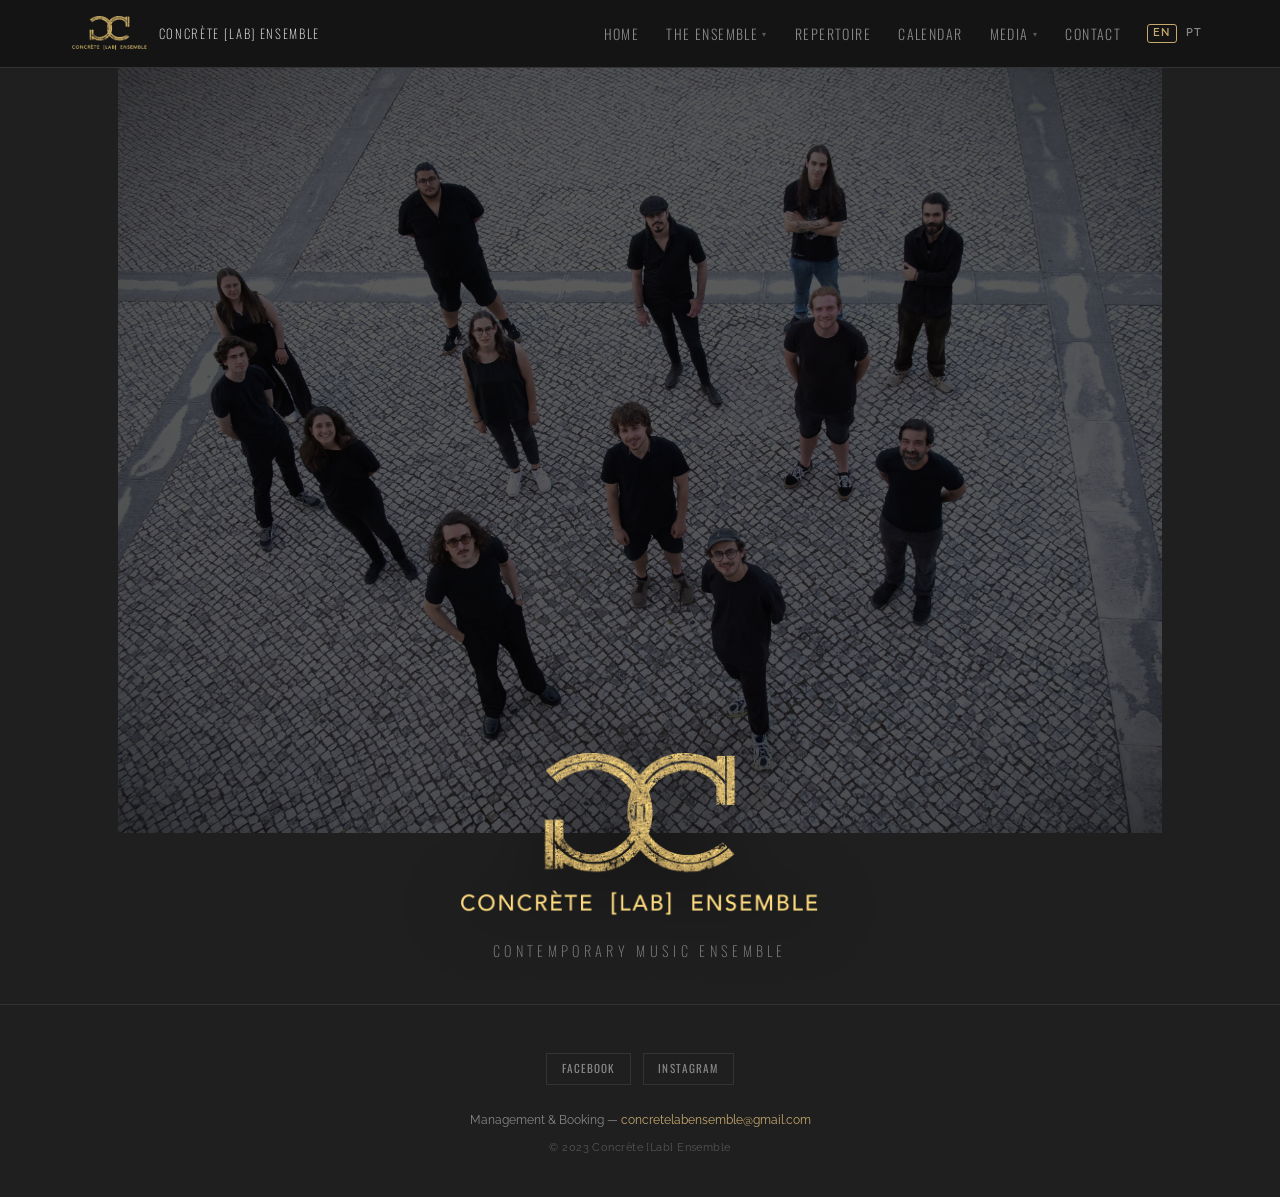
<file: index.html>
<!DOCTYPE html>
<html lang="en">
<head>
  <meta charset="UTF-8">
  <meta name="viewport" content="width=device-width, initial-scale=1.0">
  <title>Concrète [Lab] Ensemble</title>
  <meta name="description" content="Concrète [Lab] Ensemble — Contemporary music ensemble dedicated to avant-garde music and experimental collaboration.">
  <link rel="icon" type="image/x-icon" href="assets/img/shared/favicon.ico"><link rel="icon" type="image/png" href="assets/img/shared/favicon.webp">
  <link rel="stylesheet" href="css/style.css">
</head>
<body>

  <!-- NAV -->
  <nav class="site-nav" aria-label="Main navigation">
    <div class="nav-inner">
      <a href="./" class="nav-logo" aria-label="Concrète [Lab] Ensemble — Home">
        <img src="assets/img/shared/logo.webp"
             alt="Concrète [Lab] Ensemble logo">
        <span class="nav-logo-text">Concrète [Lab] Ensemble</span>
      </a>
      <button class="nav-toggle" aria-label="Toggle navigation" aria-expanded="false">
        <span></span><span></span><span></span>
      </button>
      <ul class="nav-menu" role="list">
        <li><a href="./"><span class="lang-en">Home</span><span class="lang-pt">Início</span></a></li>
        <li class="has-dropdown">
          <button type="button"><span class="lang-en">The Ensemble</span><span class="lang-pt">O Ensemble</span></button>
          <ul class="dropdown" role="list">
            <li><a href="about/"><span class="lang-en">About</span><span class="lang-pt">Sobre</span></a></li>
            <li><a href="members/"><span class="lang-en">Members</span><span class="lang-pt">Membros</span></a></li>
          </ul>
        </li>
        <li><a href="repertoire/"><span class="lang-en">Repertoire</span><span class="lang-pt">Repertório</span></a></li>
        <li><a href="calendar/"><span class="lang-en">Calendar</span><span class="lang-pt">Calendário</span></a></li>
        <li class="has-dropdown">
          <button type="button"><span class="lang-en">Media</span><span class="lang-pt">Média</span></button>
          <ul class="dropdown" role="list">
            <li><a href="video/"><span class="lang-en">Video</span><span class="lang-pt">Vídeo</span></a></li>
            <li><a href="audio/"><span class="lang-en">Audio</span><span class="lang-pt">Áudio</span></a></li>
            <li><a href="photos/"><span class="lang-en">Photos</span><span class="lang-pt">Fotos</span></a></li>
          </ul>
        </li>
        <li><a href="contact/"><span class="lang-en">Contact</span><span class="lang-pt">Contacto</span></a></li>
        <li class="nav-lang">
          <button class="lang-btn" data-lang="en">EN</button>
          <button class="lang-btn" data-lang="pt">PT</button>
        </li>
      </ul>
      <div class="lang-toggle" role="group" aria-label="Language" aria-hidden="true">
        <button class="lang-btn" data-lang="en" tabindex="-1">EN</button>
        <button class="lang-btn" data-lang="pt" tabindex="-1">PT</button>
      </div>
    </div>
  </nav>

  <!-- HERO -->
  <main>
    <section class="hero" aria-label="Hero">
      <img class="hero-photo"
           src="assets/img/home/hero.webp"
           alt="Concert photograph">
      <div class="hero-branding">
        <img class="hero-logo"
             src="assets/img/shared/logo.webp"
             alt="Concrète [Lab] Ensemble">
        <p class="hero-tagline"><span class="lang-en">Contemporary Music Ensemble</span><span class="lang-pt">Ensemble de Música Contemporânea</span></p>
      </div>
    </section>
  </main>

  <!-- FOOTER -->
  <footer class="site-footer site-footer--hero-overlap">
    <div class="container">
      <div class="footer-social">
        <a href="https://www.facebook.com/concretelabensemble" target="_blank" rel="noopener noreferrer">Facebook</a>
        <a href="https://www.instagram.com/concrete_lab_ensemble/" target="_blank" rel="noopener noreferrer">Instagram</a>
      </div>
      <p class="footer-booking"><span class="lang-en">Management &amp; Booking</span><span class="lang-pt">Contacto</span> — <a href="mailto:concretelabensemble@gmail.com">concretelabensemble@gmail.com</a></p>
      <p class="footer-copy">&copy; 2023 Concrète [Lab] Ensemble</p>
    </div>
  </footer>

  <script src="js/main.js"></script>
</body>
</html>
</file>
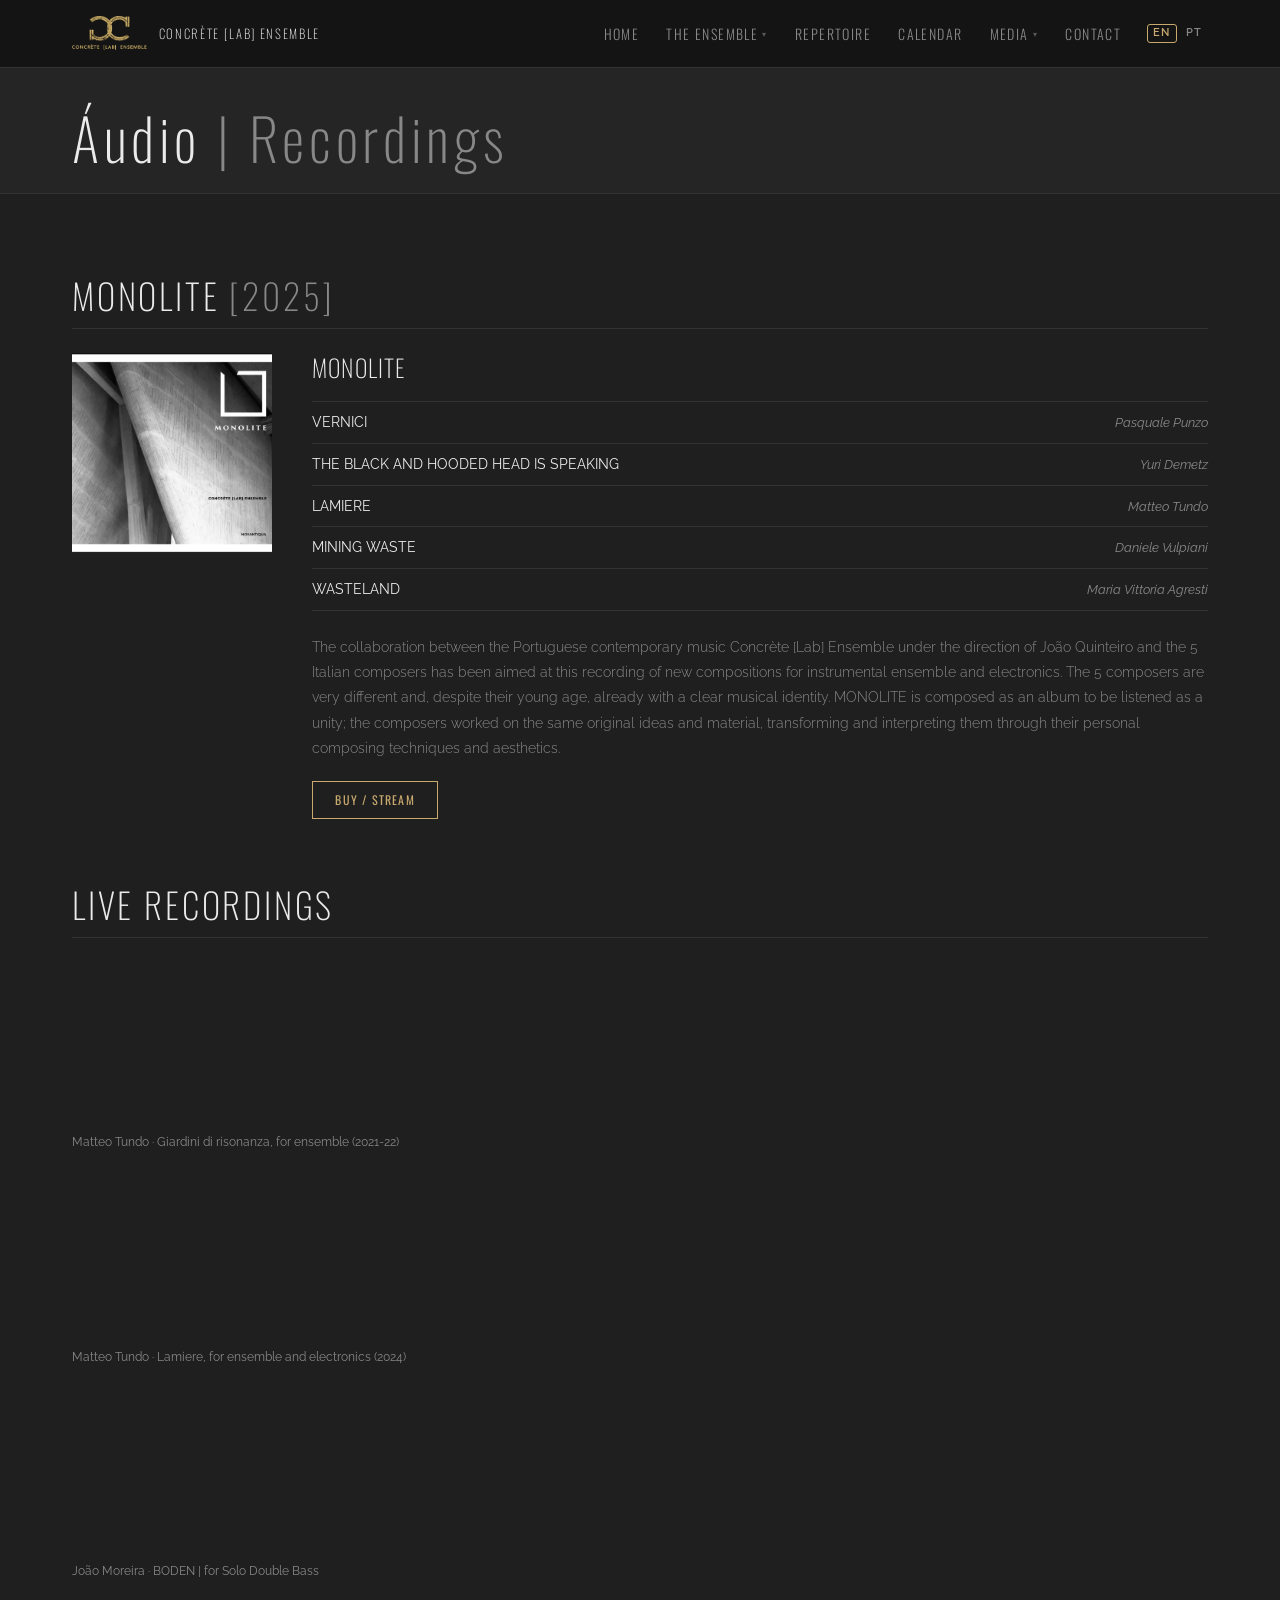
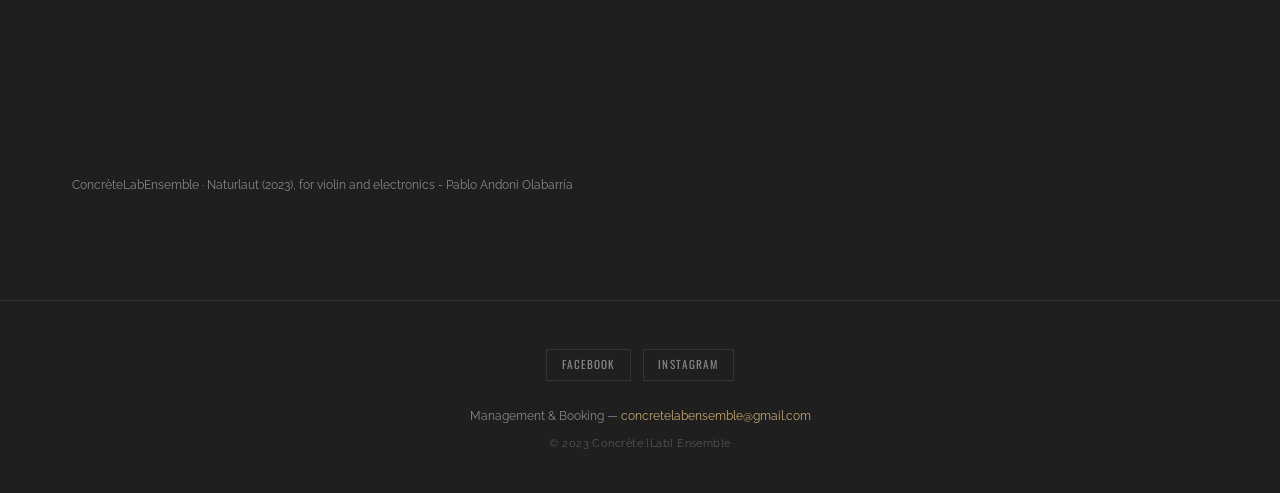
<file: audio/index.html>
<!DOCTYPE html>
<html lang="en">
<head>
  <meta charset="UTF-8">
  <meta name="viewport" content="width=device-width, initial-scale=1.0">
  <title>Audio — Concrète [Lab] Ensemble</title>
  <meta name="description" content="Audio recordings and albums by Concrète [Lab] Ensemble, including the debut album MONOLITE.">
  <link rel="icon" type="image/x-icon" href="../assets/img/shared/favicon.ico"><link rel="icon" type="image/png" href="../assets/img/shared/favicon.webp">
  <link rel="stylesheet" href="../css/style.css">
</head>
<body>

  <!-- NAV -->
  <nav class="site-nav" aria-label="Main navigation">
    <div class="nav-inner">
      <a href="../" class="nav-logo" aria-label="Concrète [Lab] Ensemble — Home">
        <img src="../assets/img/shared/logo.webp"
             alt="Concrète [Lab] Ensemble logo">
        <span class="nav-logo-text">Concrète [Lab] Ensemble</span>
      </a>
      <button class="nav-toggle" aria-label="Toggle navigation" aria-expanded="false">
        <span></span><span></span><span></span>
      </button>
      <ul class="nav-menu" role="list">
        <li><a href="../"><span class="lang-en">Home</span><span class="lang-pt">Início</span></a></li>
        <li class="has-dropdown">
          <button type="button"><span class="lang-en">The Ensemble</span><span class="lang-pt">O Ensemble</span></button>
          <ul class="dropdown" role="list">
            <li><a href="../about/"><span class="lang-en">About</span><span class="lang-pt">Sobre</span></a></li>
            <li><a href="../members/"><span class="lang-en">Members</span><span class="lang-pt">Membros</span></a></li>
          </ul>
        </li>
        <li><a href="../repertoire/"><span class="lang-en">Repertoire</span><span class="lang-pt">Repertório</span></a></li>
        <li><a href="../calendar/"><span class="lang-en">Calendar</span><span class="lang-pt">Calendário</span></a></li>
        <li class="has-dropdown">
          <button type="button"><span class="lang-en">Media</span><span class="lang-pt">Média</span></button>
          <ul class="dropdown" role="list">
            <li><a href="../video/"><span class="lang-en">Video</span><span class="lang-pt">Vídeo</span></a></li>
            <li><a href="../audio/"><span class="lang-en">Audio</span><span class="lang-pt">Áudio</span></a></li>
            <li><a href="../photos/"><span class="lang-en">Photos</span><span class="lang-pt">Fotos</span></a></li>
          </ul>
        </li>
        <li><a href="../contact/"><span class="lang-en">Contact</span><span class="lang-pt">Contacto</span></a></li>
        <li class="nav-lang">
          <button class="lang-btn" data-lang="en">EN</button>
          <button class="lang-btn" data-lang="pt">PT</button>
        </li>
      </ul>
      <div class="lang-toggle" role="group" aria-label="Language" aria-hidden="true">
        <button class="lang-btn" data-lang="en" tabindex="-1">EN</button>
        <button class="lang-btn" data-lang="pt" tabindex="-1">PT</button>
      </div>
    </div>
  </nav>

  <main>
    <div class="page-banner page-banner--simple">
      <div class="page-banner-title">
        <h1><span class="lang-en">Áudio <span class="banner-sub">| Recordings</span></span><span class="lang-pt">Áudio <span class="banner-sub">| Escute-nos</span></span></h1>
      </div>
    </div>

    <section class="section">
      <div class="container">

        <!-- MONOLITE ALBUM -->
        <div class="audio-section">
          <h2>Monolite <span style="font-weight:200;color:var(--text-muted)">[2025]</span> <span class="lang-pt" style="font-weight:200;color:var(--text-muted);font-size:.85em">— primeiro álbum</span></h2>

          <div class="album-block">
            <div class="album-cover">
              <img src="../assets/img/audio/monolite-cover.webp"
                   alt="MONOLITE album cover">
            </div>
            <div class="album-info">
              <h3>MONOLITE</h3>
              <ul class="tracklist" aria-label="Album tracklist">
                <li>
                  <span class="track-name">VERNICI</span>
                  <span class="track-composer">Pasquale Punzo</span>
                </li>
                <li>
                  <span class="track-name">THE BLACK AND HOODED HEAD IS SPEAKING</span>
                  <span class="track-composer">Yuri Demetz</span>
                </li>
                <li>
                  <span class="track-name">LAMIERE</span>
                  <span class="track-composer">Matteo Tundo</span>
                </li>
                <li>
                  <span class="track-name">MINING WASTE</span>
                  <span class="track-composer">Daniele Vulpiani</span>
                </li>
                <li>
                  <span class="track-name">WASTELAND</span>
                  <span class="track-composer">Maria Vittoria Agresti</span>
                </li>
              </ul>
              <p class="album-description lang-en">
                The collaboration between the Portuguese contemporary music Concrète [Lab] Ensemble under the direction of João Quinteiro and the 5 Italian composers has been aimed at this recording of new compositions for instrumental ensemble and electronics. The 5 composers are very different and, despite their young age, already with a clear musical identity. MONOLITE is composed as an album to be listened as a unity; the composers worked on the same original ideas and material, transforming and interpreting them through their personal composing techniques and aesthetics.
              </p>
              <p class="album-description lang-pt">
                A colaboração entre o conjunto português de música contemporânea Concrète [Lab] Ensemble, sob a direção de João Quinteiro, e os cinco compositores italianos teve como objetivo a gravação de novas composições para ensemble instrumental e eletrónica. Os cinco compositores são muito diferentes entre si e, apesar da sua tenra idade, já possuem uma identidade musical bem definida. MONOLITE foi composto como um álbum para ser ouvido como um todo, tendo os compositores trabalhado com as mesmas ideias e materiais originais, transformando-os e interpretando-os através das suas técnicas de composição e estética pessoais.
              </p>
              <a class="album-link"
                 href="https://www.novantiqua.net/prodotto/Monolite"
                 target="_blank" rel="noopener noreferrer">
                <span class="lang-en">Buy / Stream</span><span class="lang-pt">Disponível aqui</span>
              </a>
            </div>
          </div>
        </div>

        <!-- LIVE RECORDINGS -->
        <div class="live-recordings">
          <h2><span class="lang-en">Live Recordings</span><span class="lang-pt">Gravações ao Vivo</span></h2>

          <div class="soundcloud-track">
            <iframe width="100%" height="166" scrolling="no" frameborder="no" allow="autoplay"
              src="https://w.soundcloud.com/player/?url=https%3A//api.soundcloud.com/tracks/soundcloud%253Atracks%253A1514053957&color=%23c8a96e&auto_play=false&hide_related=false&show_comments=true&show_user=true&show_reposts=false&show_teaser=true"></iframe>
            <div class="soundcloud-attr"><a href="https://soundcloud.com/matteo-tundo" target="_blank" rel="noopener noreferrer">Matteo Tundo</a> · <a href="https://soundcloud.com/matteo-tundo/giardini-di-risonanza" target="_blank" rel="noopener noreferrer">Giardini di risonanza, for ensemble (2021-22)</a></div>
          </div>

          <div class="soundcloud-track">
            <iframe width="100%" height="166" scrolling="no" frameborder="no" allow="autoplay"
              src="https://w.soundcloud.com/player/?url=https%3A//api.soundcloud.com/tracks/soundcloud%253Atracks%253A1924030988&color=%23c8a96e&auto_play=false&hide_related=false&show_comments=true&show_user=true&show_reposts=false&show_teaser=true"></iframe>
            <div class="soundcloud-attr"><a href="https://soundcloud.com/matteo-tundo" target="_blank" rel="noopener noreferrer">Matteo Tundo</a> · <a href="https://soundcloud.com/matteo-tundo/lamiere-for-ensemble-and-electronics-2024" target="_blank" rel="noopener noreferrer">Lamiere, for ensemble and electronics (2024)</a></div>
          </div>

          <div class="soundcloud-track">
            <iframe width="100%" height="166" scrolling="no" frameborder="no" allow="autoplay"
              src="https://w.soundcloud.com/player/?url=https%3A//api.soundcloud.com/tracks/soundcloud%253Atracks%253A1469583694&color=%23c8a96e&auto_play=false&hide_related=false&show_comments=true&show_user=true&show_reposts=false&show_teaser=true"></iframe>
            <div class="soundcloud-attr"><a href="https://soundcloud.com/joaomoreiracomposer" target="_blank" rel="noopener noreferrer">João Moreira</a> · <a href="https://soundcloud.com/joaomoreiracomposer/boden-for-solo-double-bass" target="_blank" rel="noopener noreferrer">BODEN | for Solo Double Bass</a></div>
          </div>

          <div class="soundcloud-track">
            <iframe width="100%" height="166" scrolling="no" frameborder="no" allow="autoplay"
              src="https://w.soundcloud.com/player/?url=https%3A//api.soundcloud.com/tracks/soundcloud%253Atracks%253A1883487894&color=%23c8a96e&auto_play=false&hide_related=false&show_comments=true&show_user=true&show_reposts=false&show_teaser=true"></iframe>
            <div class="soundcloud-attr"><a href="https://soundcloud.com/concretelabensemble" target="_blank" rel="noopener noreferrer">ConcrèteLabEnsemble</a> · <a href="https://soundcloud.com/concretelabensemble/naturlaut" target="_blank" rel="noopener noreferrer">Naturlaut (2023), for violin and electronics - Pablo Andoni Olabarría</a></div>
          </div>
        </div>

      </div>
    </section>
  </main>

  <!-- FOOTER -->
  <footer class="site-footer">
    <div class="container">
      <div class="footer-social">
        <a href="https://www.facebook.com/concretelabensemble" target="_blank" rel="noopener noreferrer">Facebook</a>
        <a href="https://www.instagram.com/concrete_lab_ensemble/" target="_blank" rel="noopener noreferrer">Instagram</a>
      </div>
      <p class="footer-booking"><span class="lang-en">Management &amp; Booking</span><span class="lang-pt">Contacto</span> — <a href="mailto:concretelabensemble@gmail.com">concretelabensemble@gmail.com</a></p>
      <p class="footer-copy">&copy; 2023 Concrète [Lab] Ensemble</p>
    </div>
  </footer>

  <script src="../js/main.js"></script>
</body>
</html>
</file>
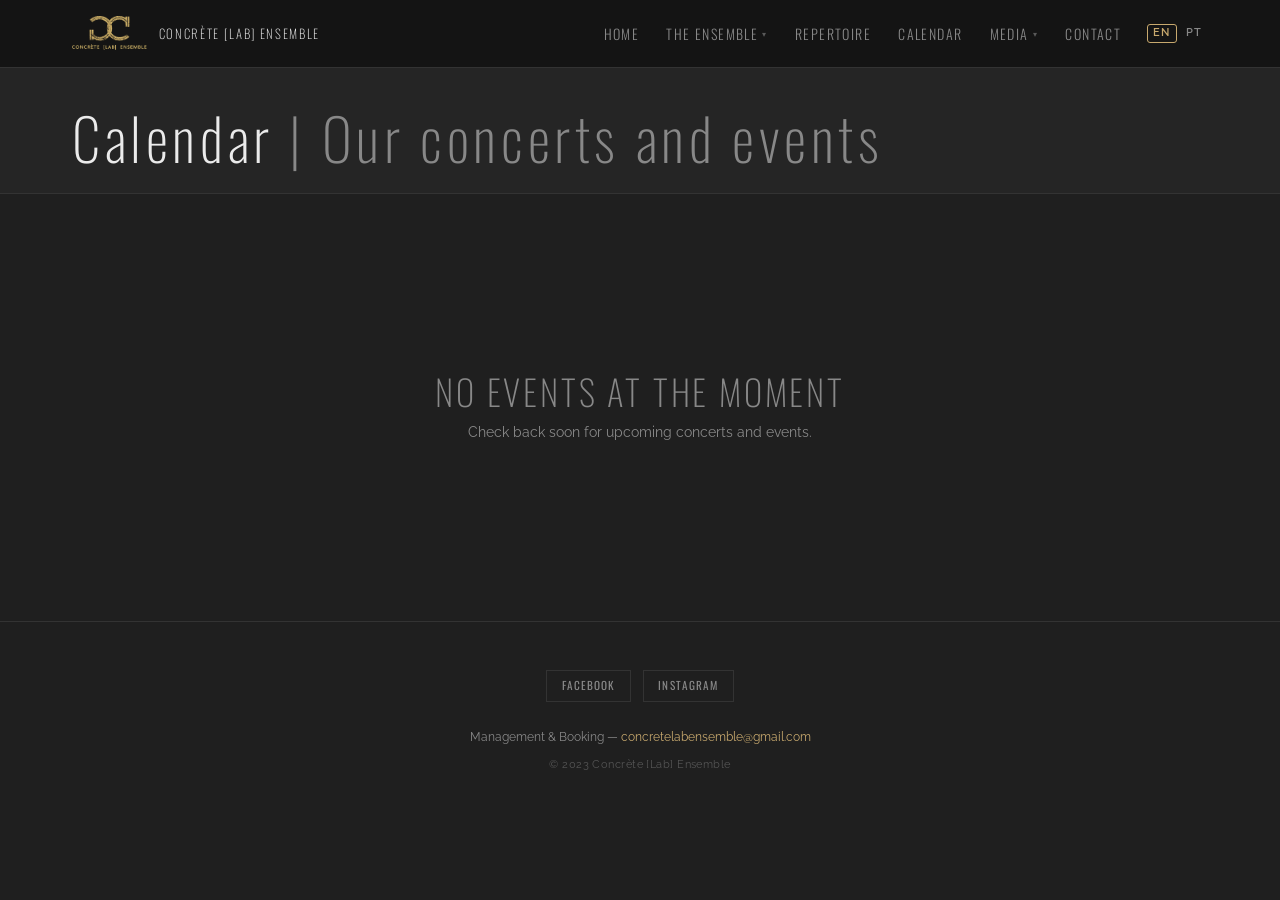
<file: calendar/index.html>
<!DOCTYPE html>
<html lang="en">
<head>
  <meta charset="UTF-8">
  <meta name="viewport" content="width=device-width, initial-scale=1.0">
  <title>Calendar — Concrète [Lab] Ensemble</title>
  <meta name="description" content="Upcoming concerts and events by Concrète [Lab] Ensemble.">
  <link rel="icon" type="image/x-icon" href="../assets/img/shared/favicon.ico"><link rel="icon" type="image/png" href="../assets/img/shared/favicon.webp">
  <link rel="stylesheet" href="../css/style.css">
</head>
<body>

  <!-- NAV -->
  <nav class="site-nav" aria-label="Main navigation">
    <div class="nav-inner">
      <a href="../" class="nav-logo" aria-label="Concrète [Lab] Ensemble — Home">
        <img src="../assets/img/shared/logo.webp"
             alt="Concrète [Lab] Ensemble logo">
        <span class="nav-logo-text">Concrète [Lab] Ensemble</span>
      </a>
      <button class="nav-toggle" aria-label="Toggle navigation" aria-expanded="false">
        <span></span><span></span><span></span>
      </button>
      <ul class="nav-menu" role="list">
        <li><a href="../"><span class="lang-en">Home</span><span class="lang-pt">Início</span></a></li>
        <li class="has-dropdown">
          <button type="button"><span class="lang-en">The Ensemble</span><span class="lang-pt">O Ensemble</span></button>
          <ul class="dropdown" role="list">
            <li><a href="../about/"><span class="lang-en">About</span><span class="lang-pt">Sobre</span></a></li>
            <li><a href="../members/"><span class="lang-en">Members</span><span class="lang-pt">Membros</span></a></li>
          </ul>
        </li>
        <li><a href="../repertoire/"><span class="lang-en">Repertoire</span><span class="lang-pt">Repertório</span></a></li>
        <li><a href="../calendar/"><span class="lang-en">Calendar</span><span class="lang-pt">Calendário</span></a></li>
        <li class="has-dropdown">
          <button type="button"><span class="lang-en">Media</span><span class="lang-pt">Média</span></button>
          <ul class="dropdown" role="list">
            <li><a href="../video/"><span class="lang-en">Video</span><span class="lang-pt">Vídeo</span></a></li>
            <li><a href="../audio/"><span class="lang-en">Audio</span><span class="lang-pt">Áudio</span></a></li>
            <li><a href="../photos/"><span class="lang-en">Photos</span><span class="lang-pt">Fotos</span></a></li>
          </ul>
        </li>
        <li><a href="../contact/"><span class="lang-en">Contact</span><span class="lang-pt">Contacto</span></a></li>
        <li class="nav-lang">
          <button class="lang-btn" data-lang="en">EN</button>
          <button class="lang-btn" data-lang="pt">PT</button>
        </li>
      </ul>
      <div class="lang-toggle" role="group" aria-label="Language" aria-hidden="true">
        <button class="lang-btn" data-lang="en" tabindex="-1">EN</button>
        <button class="lang-btn" data-lang="pt" tabindex="-1">PT</button>
      </div>
    </div>
  </nav>

  <main>
    <div class="page-banner page-banner--simple">
      <div class="page-banner-title">
        <h1><span class="lang-en">Calendar <span class="banner-sub">| Our concerts and events</span></span><span class="lang-pt">Calendário <span class="banner-sub">| Concertos e Eventos</span></span></h1>
      </div>
    </div>

    <section class="section">
      <div class="container">
        <div class="calendar-empty">
          <h2><span class="lang-en">No events at the moment</span><span class="lang-pt">Não há eventos no momento</span></h2>
          <p><span class="lang-en">Check back soon for upcoming concerts and events.</span><span class="lang-pt">Volte em breve para concertos e eventos próximos.</span></p>
        </div>
      </div>
    </section>
  </main>

  <!-- FOOTER -->
  <footer class="site-footer">
    <div class="container">
      <div class="footer-social">
        <a href="https://www.facebook.com/concretelabensemble" target="_blank" rel="noopener noreferrer">Facebook</a>
        <a href="https://www.instagram.com/concrete_lab_ensemble/" target="_blank" rel="noopener noreferrer">Instagram</a>
      </div>
      <p class="footer-booking"><span class="lang-en">Management &amp; Booking</span><span class="lang-pt">Contacto</span> — <a href="mailto:concretelabensemble@gmail.com">concretelabensemble@gmail.com</a></p>
      <p class="footer-copy">&copy; 2023 Concrète [Lab] Ensemble</p>
    </div>
  </footer>

  <script src="../js/main.js"></script>
</body>
</html>
</file>
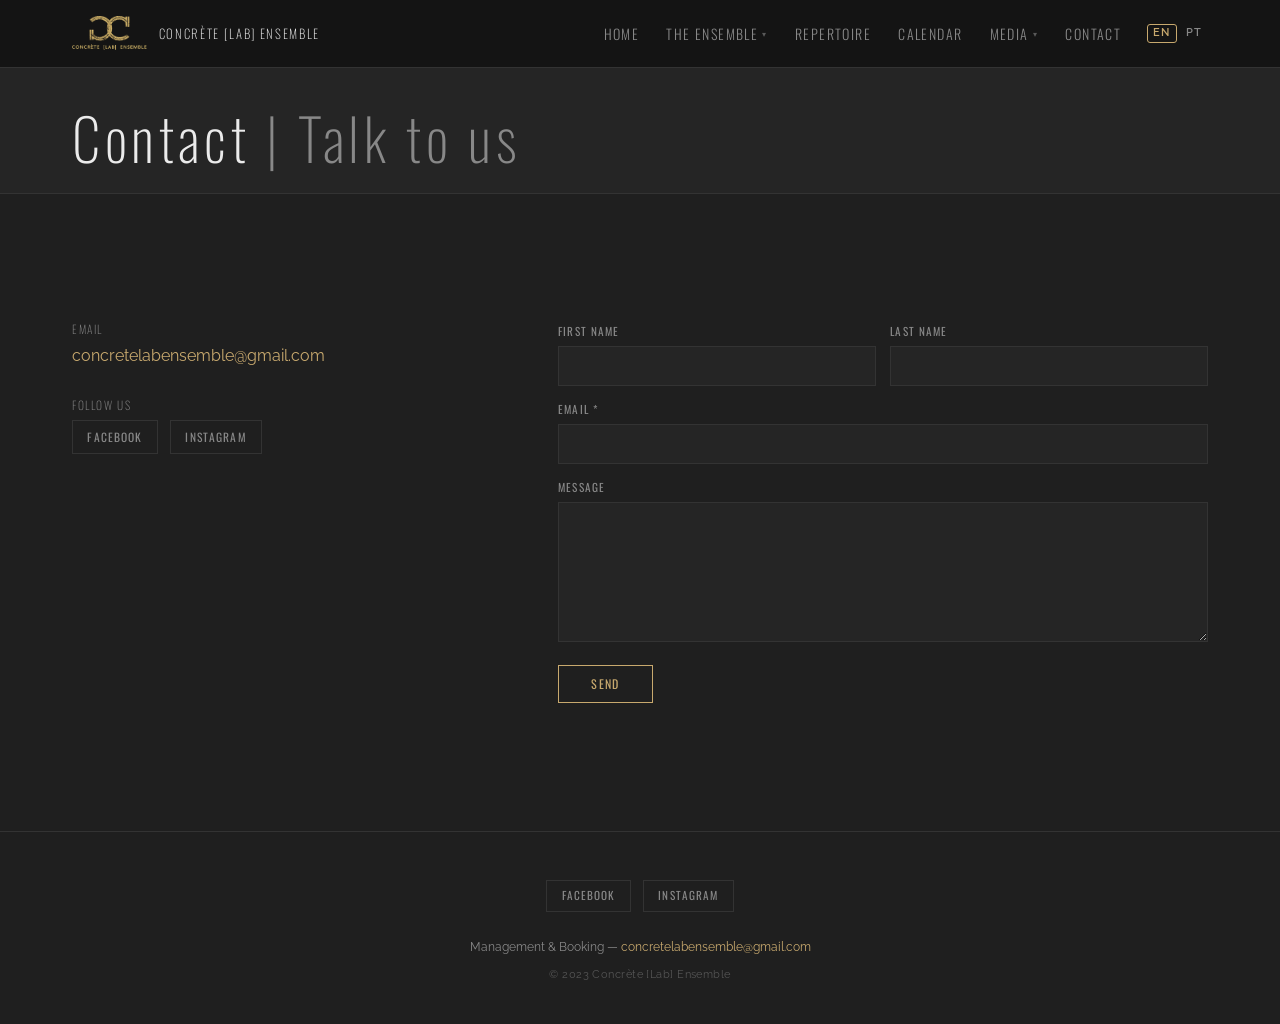
<file: contact/index.html>
<!DOCTYPE html>
<html lang="en">
<head>
  <meta charset="UTF-8">
  <meta name="viewport" content="width=device-width, initial-scale=1.0">
  <title>Contact (Web3Forms) — Concrète [Lab] Ensemble</title>
  <meta name="description" content="Get in touch with Concrète [Lab] Ensemble for bookings, collaborations and enquiries.">
  <link rel="icon" type="image/x-icon" href="../assets/img/shared/favicon.ico"><link rel="icon" type="image/png" href="../assets/img/shared/favicon.webp">
  <link rel="stylesheet" href="../css/style.css">
</head>
<body>

  <!-- NAV -->
  <nav class="site-nav" aria-label="Main navigation">
    <div class="nav-inner">
      <a href="../" class="nav-logo" aria-label="Concrète [Lab] Ensemble — Home">
        <img src="../assets/img/shared/logo.webp"
             alt="Concrète [Lab] Ensemble logo">
        <span class="nav-logo-text">Concrète [Lab] Ensemble</span>
      </a>
      <button class="nav-toggle" aria-label="Toggle navigation" aria-expanded="false">
        <span></span><span></span><span></span>
      </button>
      <ul class="nav-menu" role="list">
        <li><a href="../"><span class="lang-en">Home</span><span class="lang-pt">Início</span></a></li>
        <li class="has-dropdown">
          <button type="button"><span class="lang-en">The Ensemble</span><span class="lang-pt">O Ensemble</span></button>
          <ul class="dropdown" role="list">
            <li><a href="../about/"><span class="lang-en">About</span><span class="lang-pt">Sobre</span></a></li>
            <li><a href="../members/"><span class="lang-en">Members</span><span class="lang-pt">Membros</span></a></li>
          </ul>
        </li>
        <li><a href="../repertoire/"><span class="lang-en">Repertoire</span><span class="lang-pt">Repertório</span></a></li>
        <li><a href="../calendar/"><span class="lang-en">Calendar</span><span class="lang-pt">Calendário</span></a></li>
        <li class="has-dropdown">
          <button type="button"><span class="lang-en">Media</span><span class="lang-pt">Média</span></button>
          <ul class="dropdown" role="list">
            <li><a href="../video/"><span class="lang-en">Video</span><span class="lang-pt">Vídeo</span></a></li>
            <li><a href="../audio/"><span class="lang-en">Audio</span><span class="lang-pt">Áudio</span></a></li>
            <li><a href="../photos/"><span class="lang-en">Photos</span><span class="lang-pt">Fotos</span></a></li>
          </ul>
        </li>
        <li><a href="../contact/"><span class="lang-en">Contact</span><span class="lang-pt">Contacto</span></a></li>
        <li class="nav-lang">
          <button class="lang-btn" data-lang="en">EN</button>
          <button class="lang-btn" data-lang="pt">PT</button>
        </li>
      </ul>
      <div class="lang-toggle" role="group" aria-label="Language" aria-hidden="true">
        <button class="lang-btn" data-lang="en" tabindex="-1">EN</button>
        <button class="lang-btn" data-lang="pt" tabindex="-1">PT</button>
      </div>
    </div>
  </nav>

  <main>
    <div class="page-banner page-banner--simple">
      <div class="page-banner-title">
        <h1><span class="lang-en">Contact <span class="banner-sub">| Talk to us</span></span><span class="lang-pt">Contacto <span class="banner-sub">| Fale Connosco</span></span></h1>
      </div>
    </div>

    <section class="section">
      <div class="container">
        <div class="contact-layout">

          <!-- Info column -->
          <div class="contact-info-block">
            <h3>Email</h3>
            <p><a href="mailto:concretelabensemble@gmail.com">concretelabensemble@gmail.com</a></p>

            <h3><span class="lang-en">Follow us</span><span class="lang-pt">Redes Sociais</span></h3>
            <div class="social-links">
              <a href="https://www.facebook.com/concretelabensemble"
                 target="_blank" rel="noopener noreferrer">Facebook</a>
              <a href="https://www.instagram.com/concrete_lab_ensemble/"
                 target="_blank" rel="noopener noreferrer">Instagram</a>
            </div>
          </div>

          <!-- Form column -->
          <!-- Web3Forms with JavaScript -->
          <form id="form" class="contact-form" novalidate>
            <div class="form-row">
              <div class="form-field">
                <label for="first-name"><span class="lang-en">First Name</span><span class="lang-pt">Primeiro Nome</span></label>
                <input type="text" id="first-name" name="first_name" autocomplete="given-name">
              </div>
              <div class="form-field">
                <label for="last-name"><span class="lang-en">Last Name</span><span class="lang-pt">Sobrenome</span></label>
                <input type="text" id="last-name" name="last_name" autocomplete="family-name">
              </div>
            </div>
            <div class="form-field">
              <label for="email">Email <span aria-hidden="true">*</span></label>
              <input type="email" id="email" name="email" required autocomplete="email">
            </div>
            <div class="form-field">
              <label for="message"><span class="lang-en">Message</span><span class="lang-pt">Mensagem</span></label>
              <textarea id="message" name="message" rows="6" required></textarea>
            </div>
            <div class="form-success" id="formSuccess" role="alert">
              <span class="lang-en">Thank you — your message has been sent.</span><span class="lang-pt">Obrigado — a sua mensagem foi enviada.</span>
            </div>
            <button type="submit" class="btn-submit"><span class="lang-en">Send</span><span class="lang-pt">Enviar</span></button>
          </form>
        </div>
      </div>
    </section>
  </main>

  <!-- FOOTER -->
  <footer class="site-footer">
    <div class="container">
      <div class="footer-social">
        <a href="https://www.facebook.com/concretelabensemble" target="_blank" rel="noopener noreferrer">Facebook</a>
        <a href="https://www.instagram.com/concrete_lab_ensemble/" target="_blank" rel="noopener noreferrer">Instagram</a>
      </div>
      <p class="footer-booking"><span class="lang-en">Management &amp; Booking</span><span class="lang-pt">Contacto</span> — <a href="mailto:concretelabensemble@gmail.com">concretelabensemble@gmail.com</a></p>
      <p class="footer-copy">&copy; 2023 Concrète [Lab] Ensemble</p>
    </div>
  </footer>

  <script src="../js/main.js"></script>
  <script>
    const form = document.getElementById('form');
    const submitBtn = form.querySelector('button[type="submit"]');

    form.addEventListener('submit', async (e) => {
        e.preventDefault();

        const formData = new FormData(form);
        formData.append("access_key", "f137fa4f-8d53-4910-85a7-43149af2b01c");

        const originalText = submitBtn.textContent;

        submitBtn.textContent = "Sending...";
        submitBtn.disabled = true;

        try {
            const response = await fetch("https://api.web3forms.com/submit", {
                method: "POST",
                body: formData
            });

            const data = await response.json();

            if (response.ok) {
                alert("Success! Your message has been sent.");
                form.reset();
            } else {
                alert("Error: " + data.message);
            }

        } catch (error) {
            alert("Something went wrong. Please try again.");
        } finally {
            submitBtn.textContent = originalText;
            submitBtn.disabled = false;
        }
    });
  </script>
</body>
</html>
</file>
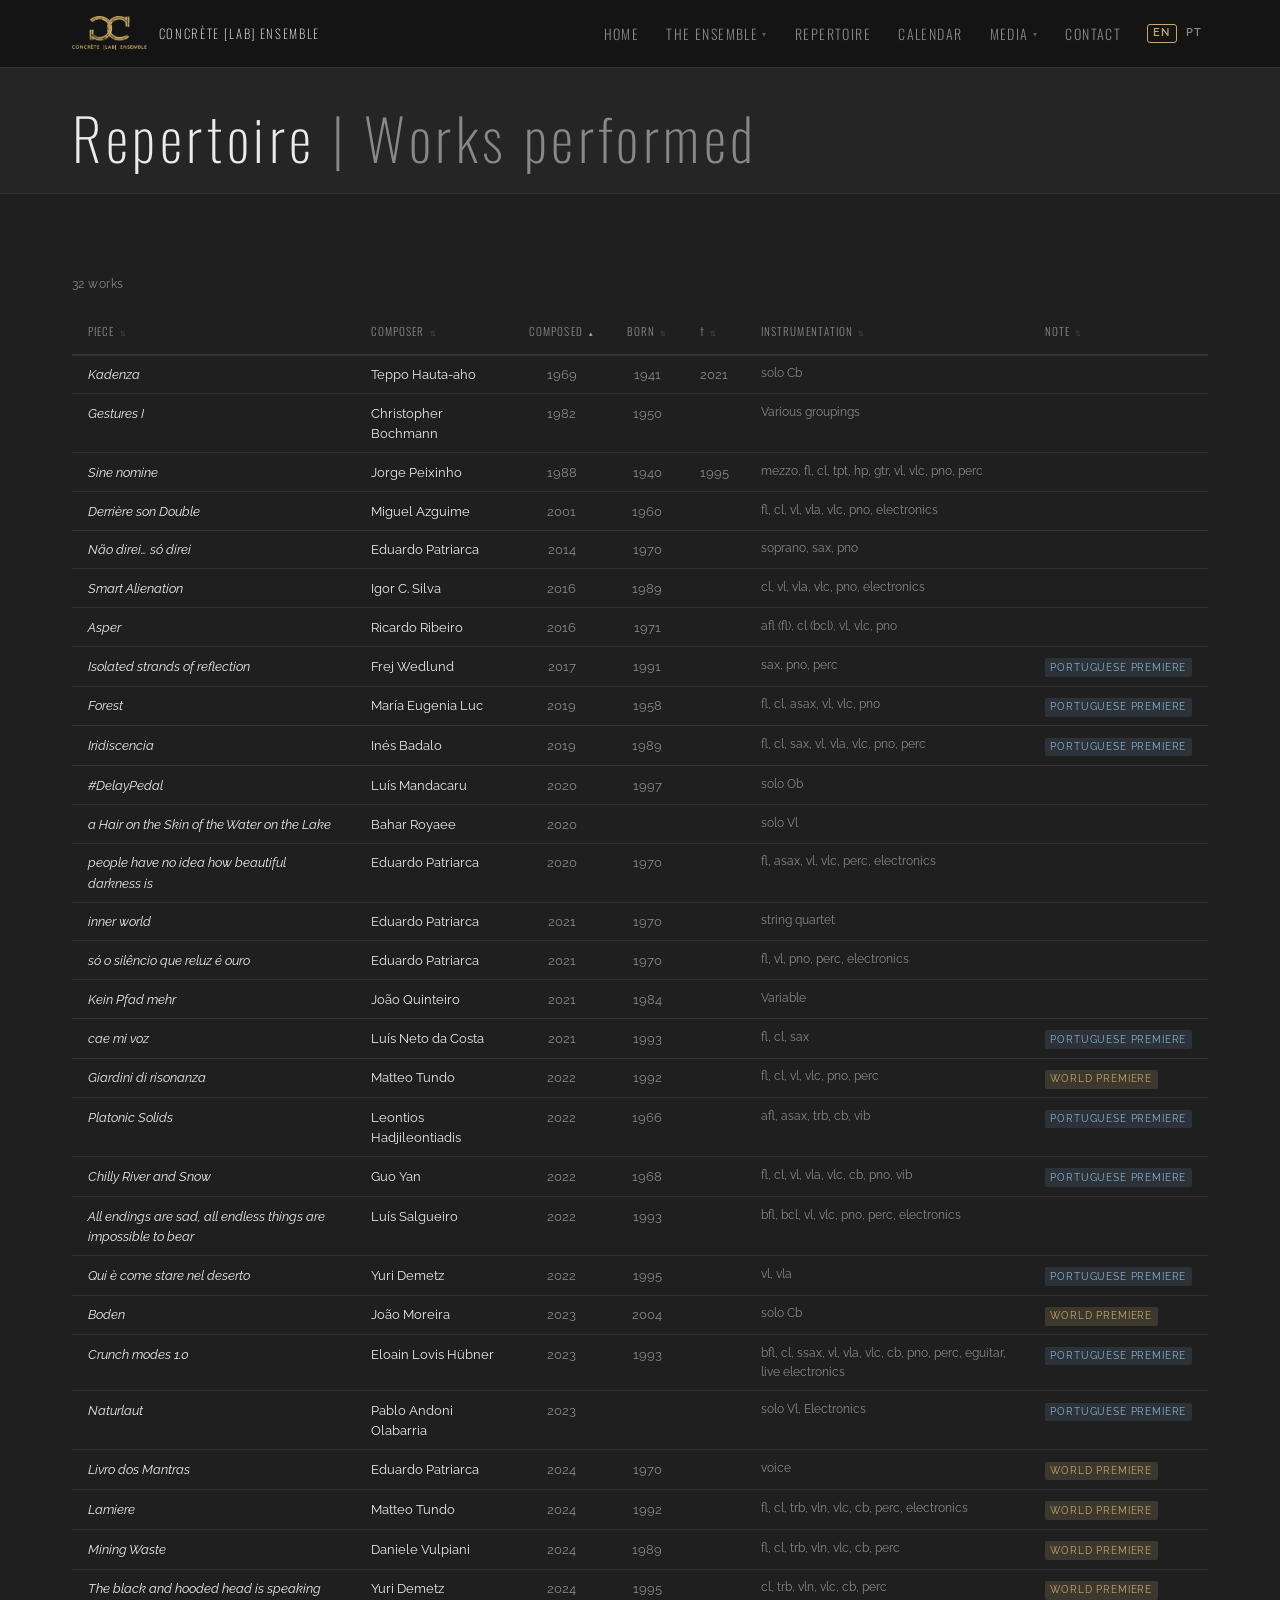
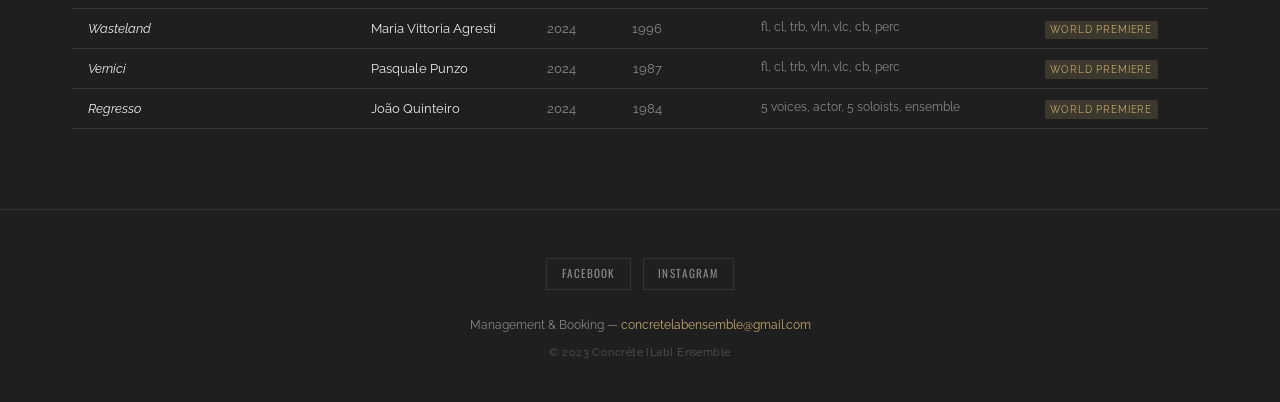
<file: repertoire/index.html>
<!DOCTYPE html>
<html lang="en">
<head>
  <meta charset="UTF-8">
  <meta name="viewport" content="width=device-width, initial-scale=1.0">
  <title>Repertoire — Concrète [Lab] Ensemble</title>
  <meta name="description" content="Repertoire performed by Concrète [Lab] Ensemble.">
  <link rel="icon" type="image/x-icon" href="../assets/img/shared/favicon.ico"><link rel="icon" type="image/png" href="../assets/img/shared/favicon.webp">
  <link rel="stylesheet" href="../css/style.css">
  <style>
    /* ── SORTABLE TABLE ─────────────────────────────── */
    .rep-wrap { overflow-x: auto; }
    .rep-table { width: 100%; border-collapse: collapse; font-size: .84rem; }
    .rep-table th {
      font-family: var(--font-h);
      font-weight: 300;
      font-size: .7rem;
      letter-spacing: .1em;
      text-transform: uppercase;
      text-align: left;
      padding: .75rem 1rem;
      border-bottom: 2px solid var(--border);
      color: var(--text-muted);
      cursor: pointer;
      user-select: none;
      white-space: nowrap;
    }
    .rep-table th:hover { color: var(--text); }
    .rep-table th .sort-icon {
      display: inline-block;
      width: 1em;
      text-align: center;
      font-size: .65em;
      vertical-align: middle;
      opacity: .4;
      margin-left: .25em;
    }
    .rep-table th.sort-asc .sort-icon,
    .rep-table th.sort-desc .sort-icon { opacity: 1; color: var(--accent); }
    .rep-table td {
      padding: .55rem 1rem;
      border-bottom: 1px solid var(--border);
      vertical-align: top;
      line-height: 1.5;
    }
    .rep-table tbody tr:hover { background: rgba(255,255,255,.03); }
    .rep-table td.piece  { font-style: italic; }
    .rep-table td.year,
    .rep-table td.born,
    .rep-table td.died   { color: var(--text-muted); text-align: center; white-space: nowrap; }
    .rep-table td.instru { color: var(--text-muted); font-size: .78rem; }
    .rep-count {
      font-size: .75rem;
      color: var(--text-muted);
      margin-bottom: 1rem;
      letter-spacing: .04em;
    }
    .badge {
      display: inline-block;
      font-size: .65rem;
      letter-spacing: .08em;
      text-transform: uppercase;
      padding: .15em .55em;
      border-radius: 2px;
      white-space: nowrap;
    }
    .badge-wp { background: rgba(200,169,110,.18); color: var(--accent); }
    .badge-pp { background: rgba(120,160,200,.15); color: #8ab4d4; }
  </style>
</head>
<body>

  <!-- NAV -->
  <nav class="site-nav" aria-label="Main navigation">
    <div class="nav-inner">
      <a href="../" class="nav-logo" aria-label="Concrète [Lab] Ensemble — Home">
        <img src="../assets/img/shared/logo.webp"
             alt="Concrète [Lab] Ensemble logo">
        <span class="nav-logo-text">Concrète [Lab] Ensemble</span>
      </a>
      <button class="nav-toggle" aria-label="Toggle navigation" aria-expanded="false">
        <span></span><span></span><span></span>
      </button>
      <ul class="nav-menu" role="list">
        <li><a href="../"><span class="lang-en">Home</span><span class="lang-pt">Início</span></a></li>
        <li class="has-dropdown">
          <button type="button"><span class="lang-en">The Ensemble</span><span class="lang-pt">O Ensemble</span></button>
          <ul class="dropdown" role="list">
            <li><a href="../about/"><span class="lang-en">About</span><span class="lang-pt">Sobre</span></a></li>
            <li><a href="../members/"><span class="lang-en">Members</span><span class="lang-pt">Membros</span></a></li>
          </ul>
        </li>
        <li><a href="../repertoire/"><span class="lang-en">Repertoire</span><span class="lang-pt">Repertório</span></a></li>
        <li><a href="../calendar/"><span class="lang-en">Calendar</span><span class="lang-pt">Calendário</span></a></li>
        <li class="has-dropdown">
          <button type="button"><span class="lang-en">Media</span><span class="lang-pt">Média</span></button>
          <ul class="dropdown" role="list">
            <li><a href="../video/"><span class="lang-en">Video</span><span class="lang-pt">Vídeo</span></a></li>
            <li><a href="../audio/"><span class="lang-en">Audio</span><span class="lang-pt">Áudio</span></a></li>
            <li><a href="../photos/"><span class="lang-en">Photos</span><span class="lang-pt">Fotos</span></a></li>
          </ul>
        </li>
        <li><a href="../contact/"><span class="lang-en">Contact</span><span class="lang-pt">Contacto</span></a></li>
        <li class="nav-lang">
          <button class="lang-btn" data-lang="en">EN</button>
          <button class="lang-btn" data-lang="pt">PT</button>
        </li>
      </ul>
      <div class="lang-toggle" role="group" aria-label="Language" aria-hidden="true">
        <button class="lang-btn" data-lang="en" tabindex="-1">EN</button>
        <button class="lang-btn" data-lang="pt" tabindex="-1">PT</button>
      </div>
    </div>
  </nav>

  <main>
    <div class="page-banner page-banner--simple">
      <div class="page-banner-title">
        <h1><span class="lang-en">Repertoire <span class="banner-sub">| Works performed</span></span><span class="lang-pt">Repertório <span class="banner-sub">| O que tocamos</span></span></h1>
      </div>
    </div>

    <section class="section">
      <div class="container">
        <p class="rep-count" id="repCount"></p>
        <div class="rep-wrap">
          <table class="rep-table" id="repTable" aria-label="Repertoire">
            <thead>
              <tr>
                <th data-col="piece"    data-type="str"><span class="lang-en">Piece</span><span class="lang-pt">Obra</span> <span class="sort-icon">⇅</span></th>
                <th data-col="composer" data-type="str"><span class="lang-en">Composer</span><span class="lang-pt">Compositor</span> <span class="sort-icon">⇅</span></th>
                <th data-col="composed" data-type="num"><span class="lang-en">Composed</span><span class="lang-pt">Ano</span> <span class="sort-icon">⇅</span></th>
                <th data-col="born"     data-type="num"><span class="lang-en">Born</span><span class="lang-pt">Nasc.</span> <span class="sort-icon">⇅</span></th>
                <th data-col="died"     data-type="num">† <span class="sort-icon">⇅</span></th>
                <th data-col="instru"   data-type="str"><span class="lang-en">Instrumentation</span><span class="lang-pt">Instrumentação</span> <span class="sort-icon">⇅</span></th>
                <th data-col="note"     data-type="str"><span class="lang-en">Note</span><span class="lang-pt">Obs.</span> <span class="sort-icon">⇅</span></th>
              </tr>
            </thead>
            <tbody id="repBody"></tbody>
          </table>
        </div>
      </div>
    </section>
  </main>

  <!-- FOOTER -->
  <footer class="site-footer">
    <div class="container">
      <div class="footer-social">
        <a href="https://www.facebook.com/concretelabensemble" target="_blank" rel="noopener noreferrer">Facebook</a>
        <a href="https://www.instagram.com/concrete_lab_ensemble/" target="_blank" rel="noopener noreferrer">Instagram</a>
      </div>
      <p class="footer-booking"><span class="lang-en">Management &amp; Booking</span><span class="lang-pt">Contacto</span> — <a href="mailto:concretelabensemble@gmail.com">concretelabensemble@gmail.com</a></p>
      <p class="footer-copy">&copy; 2023 Concrète [Lab] Ensemble</p>
    </div>
  </footer>

  <script src="../js/main.js"></script>
  <script>
  (function () {
    var WORKS = [
      { piece: "Kadenza",                                                         composer: "Teppo Hauta-aho",          born: 1941, died: 2021, composed: 1969, instru: "solo Cb",                                                                note: "" },
      { piece: "Gestures I",                                                      composer: "Christopher Bochmann",     born: 1950, died: null, composed: 1982, instru: "Various groupings",                                                      note: "" },
      { piece: "Sine nomine",                                                     composer: "Jorge Peixinho",           born: 1940, died: 1995, composed: 1988, instru: "mezzo, fl, cl, tpt, hp, gtr, vl, vlc, pno, perc",                        note: "" },
      { piece: "Derrière son Double",                                             composer: "Miguel Azguime",           born: 1960, died: null, composed: 2001, instru: "fl, cl, vl, vla, vlc, pno, electronics",                                 note: "" },
      { piece: "Não direi\u2026 só direi",                                        composer: "Eduardo Patriarca",        born: 1970, died: null, composed: 2014, instru: "soprano, sax, pno",                                                      note: "" },
      { piece: "Smart Alienation",                                                composer: "Igor C. Silva",            born: 1989, died: null, composed: 2016, instru: "cl, vl, vla, vlc, pno, electronics",                                     note: "" },
      { piece: "Asper",                                                           composer: "Ricardo Ribeiro",          born: 1971, died: null, composed: 2016, instru: "afl (fl), cl (bcl), vl, vlc, pno",                                       note: "" },
      { piece: "Isolated strands of reflection",                                  composer: "Frej Wedlund",             born: 1991, died: null, composed: 2017, instru: "sax, pno, perc",                                                         note: "Portuguese Premiere" },
      { piece: "Forest",                                                          composer: "Mar\u00eda Eugenia Luc",   born: 1958, died: null, composed: 2019, instru: "fl, cl, asax, vl, vlc, pno",                                             note: "Portuguese Premiere" },
      { piece: "Iridiscencia",                                                    composer: "In\u00e9s Badalo",         born: 1989, died: null, composed: 2019, instru: "fl, cl, sax, vl, vla, vlc, pno, perc",                                   note: "Portuguese Premiere" },
      { piece: "#DelayPedal",                                                     composer: "Lu\u00eds Mandacaru",      born: 1997, died: null, composed: 2020, instru: "solo Ob",                                                                note: "" },
      { piece: "a Hair on the Skin of the Water on the Lake",                     composer: "Bahar Royaee",             born: null, died: null, composed: 2020, instru: "solo Vl",                                                                note: "" },
      { piece: "people have no idea how beautiful darkness is",                   composer: "Eduardo Patriarca",        born: 1970, died: null, composed: 2020, instru: "fl, asax, vl, vlc, perc, electronics",                                   note: "" },
      { piece: "inner world",                                                     composer: "Eduardo Patriarca",        born: 1970, died: null, composed: 2021, instru: "string quartet",                                                         note: "" },
      { piece: "s\u00f3 o sil\u00eancio que reluz \u00e9 ouro",                   composer: "Eduardo Patriarca",        born: 1970, died: null, composed: 2021, instru: "fl, vl, pno, perc, electronics",                                         note: "" },
      { piece: "Kein Pfad mehr",                                                  composer: "Jo\u00e3o Quinteiro",      born: 1984, died: null, composed: 2021, instru: "Variable",                                                               note: "" },
      { piece: "cae mi voz",                                                      composer: "Lu\u00eds Neto da Costa",  born: 1993, died: null, composed: 2021, instru: "fl, cl, sax",                                                            note: "Portuguese Premiere" },
      { piece: "Giardini di risonanza",                                           composer: "Matteo Tundo",             born: 1992, died: null, composed: 2022, instru: "fl, cl, vl, vlc, pno, perc",                                             note: "World Premiere" },
      { piece: "Platonic Solids",                                                 composer: "Leontios Hadjileontiadis", born: 1966, died: null, composed: 2022, instru: "afl, asax, trb, cb, vib",                                                note: "Portuguese Premiere" },
      { piece: "Chilly River and Snow",                                           composer: "Guo Yan",                  born: 1968, died: null, composed: 2022, instru: "fl, cl, vl, vla, vlc, cb, pno, vib",                                     note: "Portuguese Premiere" },
      { piece: "All endings are sad, all endless things are impossible to bear",  composer: "Lu\u00eds Salgueiro",      born: 1993, died: null, composed: 2022, instru: "bfl, bcl, vl, vlc, pno, perc, electronics",                              note: "" },
      { piece: "Qui \u00e8 come stare nel deserto",                               composer: "Yuri Demetz",              born: 1995, died: null, composed: 2022, instru: "vl, vla",                                                                note: "Portuguese Premiere" },
      { piece: "Boden",                                                           composer: "Jo\u00e3o Moreira",        born: 2004, died: null, composed: 2023, instru: "solo Cb",                                                                note: "World Premiere" },
      { piece: "Crunch modes 1.0",                                                composer: "Eloain Lovis H\u00fcbner", born: 1993, died: null, composed: 2023, instru: "bfl, cl, ssax, vl, vla, vlc, cb, pno, perc, eguitar, live electronics",  note: "Portuguese Premiere" },
      { piece: "Naturlaut",                                                       composer: "Pablo Andoni Olabarria",   born: null, died: null, composed: 2023, instru: "solo Vl, Electronics",                                                   note: "Portuguese Premiere" },
      { piece: "Livro dos Mantras",                                               composer: "Eduardo Patriarca",        born: 1970, died: null, composed: 2024, instru: "voice",                                                                  note: "World Premiere" },
      { piece: "Lamiere",                                                         composer: "Matteo Tundo",             born: 1992, died: null, composed: 2024, instru: "fl, cl, trb, vln, vlc, cb, perc, electronics",                           note: "World Premiere" },
      { piece: "Mining Waste",                                                    composer: "Daniele Vulpiani",         born: 1989, died: null, composed: 2024, instru: "fl, cl, trb, vln, vlc, cb, perc",                                        note: "World Premiere" },
      { piece: "The black and hooded head is speaking",                           composer: "Yuri Demetz",              born: 1995, died: null, composed: 2024, instru: "cl, trb, vln, vlc, cb, perc",                                            note: "World Premiere" },
      { piece: "Wasteland",                                                       composer: "Maria Vittoria Agresti",   born: 1996, died: null, composed: 2024, instru: "fl, cl, trb, vln, vlc, cb, perc",                                        note: "World Premiere" },
      { piece: "Vernici",                                                         composer: "Pasquale Punzo",           born: 1987, died: null, composed: 2024, instru: "fl, cl, trb, vln, vlc, cb, perc",                                        note: "World Premiere" },
      { piece: "Regresso",                                                        composer: "Jo\u00e3o Quinteiro",      born: 1984, died: null, composed: 2024, instru: "5 voices, actor, 5 soloists, ensemble",                                  note: "World Premiere" },
    ];

    var sortCol = 'composed';
    var sortAsc  = true;

    function esc(s) {
      return String(s == null ? '' : s)
        .replace(/&/g,'&amp;').replace(/</g,'&lt;').replace(/>/g,'&gt;');
    }

    function badge(n) {
      if (!n) return '';
      var cls = n.startsWith('World') ? 'badge-wp' : 'badge-pp';
      return '<span class="badge ' + cls + '">' + esc(n) + '</span>';
    }

    function render() {
      var sorted = WORKS.slice().sort(function(a, b) {
        var th = document.querySelector('#repTable th[data-col="' + sortCol + '"]');
        var isNum = th && th.dataset.type === 'num';
        var va = a[sortCol], vb = b[sortCol];
        if (isNum) {
          va = va == null ? (sortAsc ? Infinity : -Infinity) : va;
          vb = vb == null ? (sortAsc ? Infinity : -Infinity) : vb;
          return sortAsc ? va - vb : vb - va;
        }
        va = String(va == null ? '' : va).toLowerCase();
        vb = String(vb == null ? '' : vb).toLowerCase();
        if (va < vb) return sortAsc ? -1 : 1;
        if (va > vb) return sortAsc ?  1 : -1;
        return 0;
      });

      document.getElementById('repBody').innerHTML = sorted.map(function(w) {
        return '<tr>' +
          '<td class="piece">'  + esc(w.piece)    + '</td>' +
          '<td>'                + esc(w.composer)  + '</td>' +
          '<td class="year">'   + (w.composed||'') + '</td>' +
          '<td class="born">'   + (w.born||'')     + '</td>' +
          '<td class="died">'   + (w.died||'')     + '</td>' +
          '<td class="instru">' + esc(w.instru)    + '</td>' +
          '<td>'                + badge(w.note)    + '</td>' +
        '</tr>';
      }).join('');

      document.querySelectorAll('#repTable th').forEach(function(th) {
        th.classList.remove('sort-asc','sort-desc');
        th.querySelector('.sort-icon').textContent = '\u21c5';
        if (th.dataset.col === sortCol) {
          th.classList.add(sortAsc ? 'sort-asc' : 'sort-desc');
          th.querySelector('.sort-icon').textContent = sortAsc ? '\u25b4' : '\u25be';
        }
      });

      document.getElementById('repCount').textContent = WORKS.length + ' works';
    }

    document.querySelectorAll('#repTable th').forEach(function(th) {
      th.addEventListener('click', function() {
        if (sortCol === th.dataset.col) { sortAsc = !sortAsc; }
        else { sortCol = th.dataset.col; sortAsc = true; }
        render();
      });
    });

    render();
  })();
  </script>
</body>
</html>
</file>
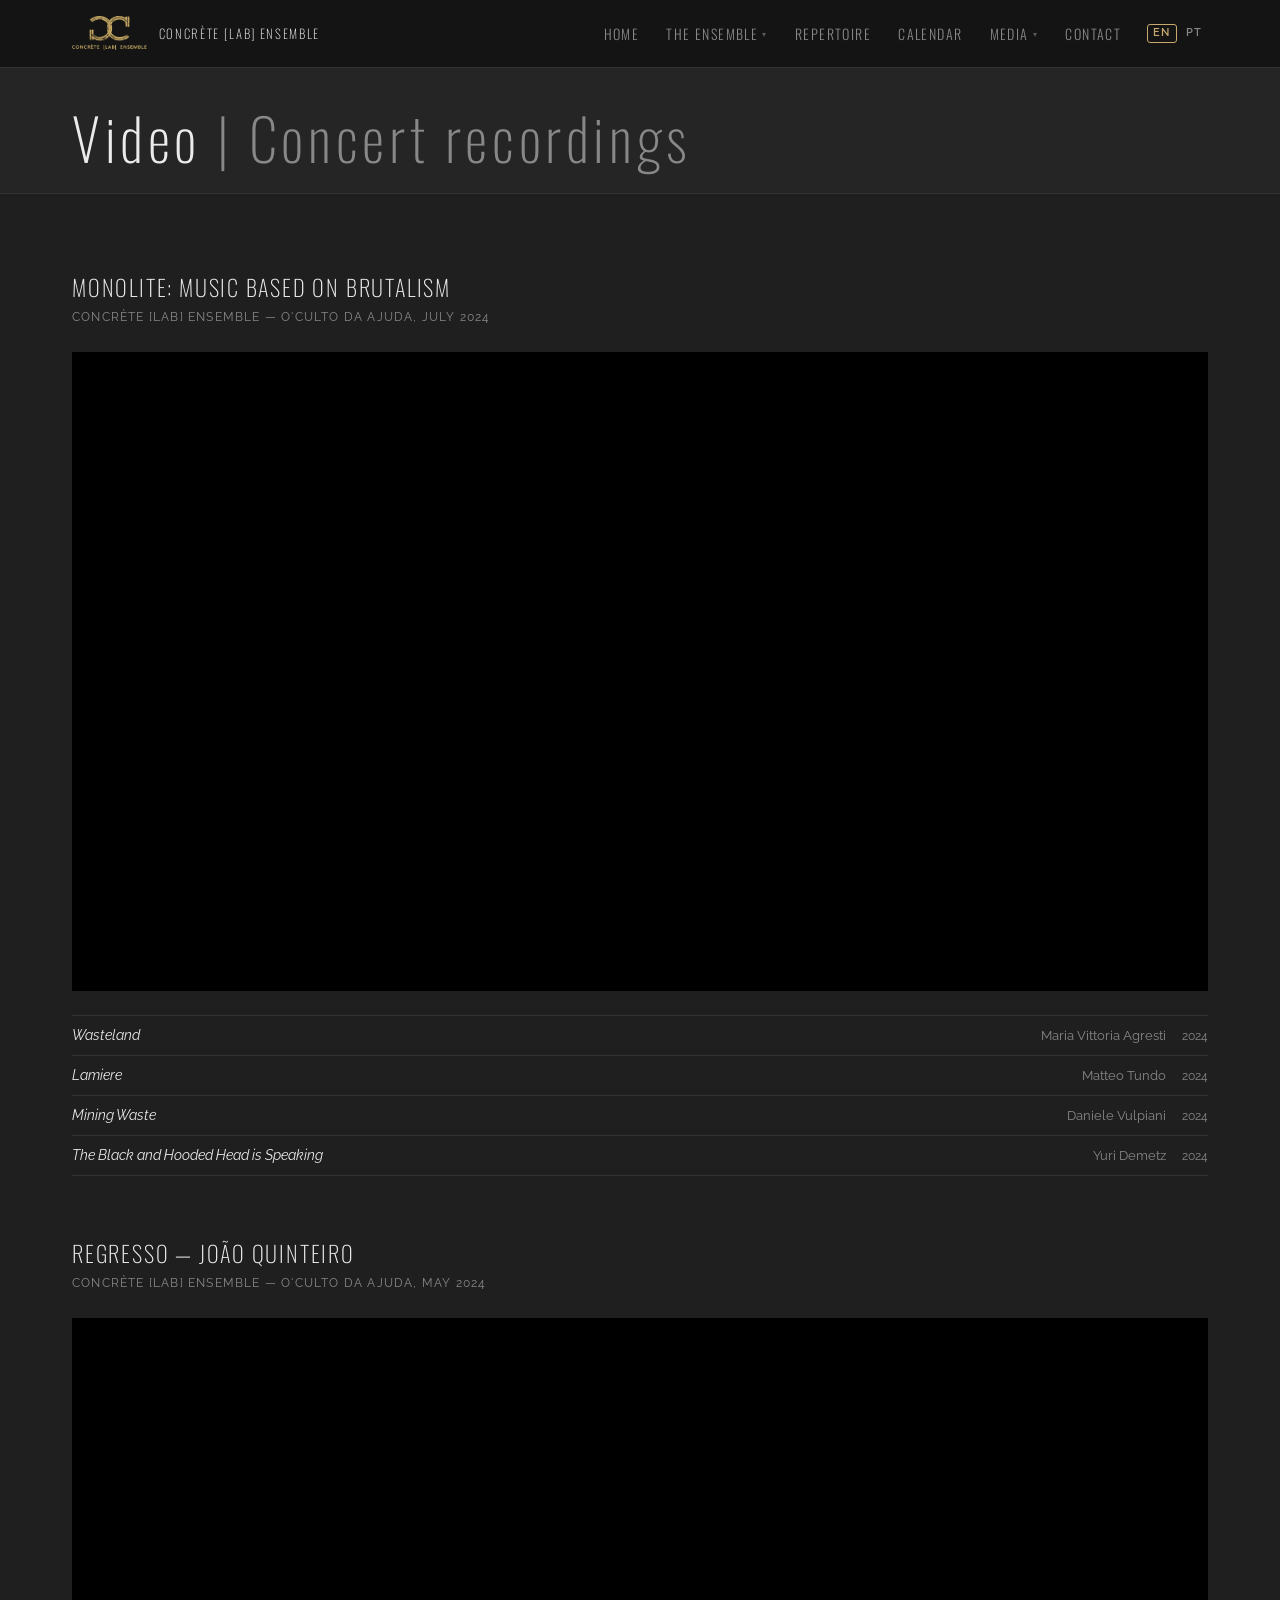
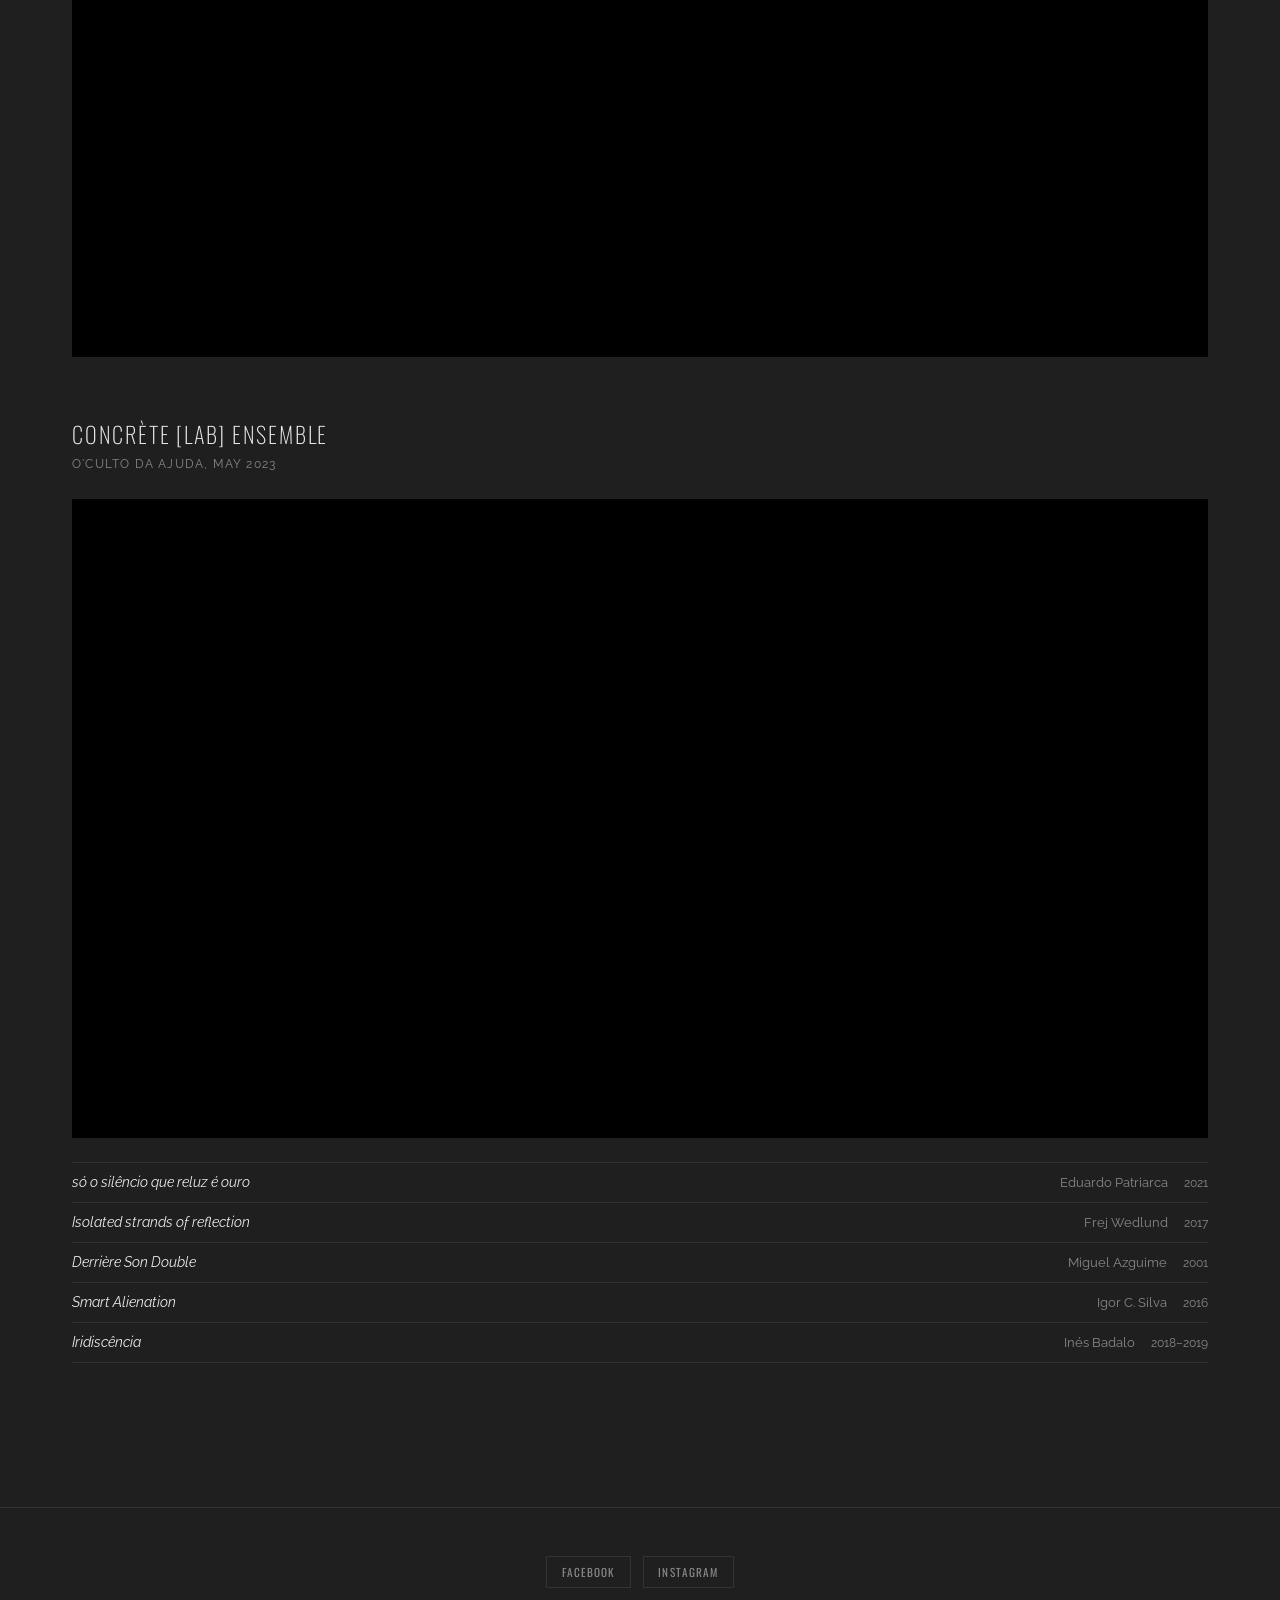
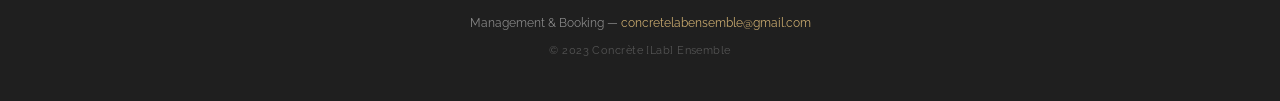
<file: video/index.html>
<!DOCTYPE html>
<html lang="en">
<head>
  <meta charset="UTF-8">
  <meta name="viewport" content="width=device-width, initial-scale=1.0">
  <title>Video — Concrète [Lab] Ensemble</title>
  <meta name="description" content="Concert videos by Concrète [Lab] Ensemble.">
  <link rel="icon" type="image/x-icon" href="../assets/img/shared/favicon.ico"><link rel="icon" type="image/png" href="../assets/img/shared/favicon.webp">
  <link rel="stylesheet" href="../css/style.css">
</head>
<body>

  <!-- NAV -->
  <nav class="site-nav" aria-label="Main navigation">
    <div class="nav-inner">
      <a href="../" class="nav-logo" aria-label="Concrète [Lab] Ensemble — Home">
        <img src="../assets/img/shared/logo.webp"
             alt="Concrète [Lab] Ensemble logo">
        <span class="nav-logo-text">Concrète [Lab] Ensemble</span>
      </a>
      <button class="nav-toggle" aria-label="Toggle navigation" aria-expanded="false">
        <span></span><span></span><span></span>
      </button>
      <ul class="nav-menu" role="list">
        <li><a href="../"><span class="lang-en">Home</span><span class="lang-pt">Início</span></a></li>
        <li class="has-dropdown">
          <button type="button"><span class="lang-en">The Ensemble</span><span class="lang-pt">O Ensemble</span></button>
          <ul class="dropdown" role="list">
            <li><a href="../about/"><span class="lang-en">About</span><span class="lang-pt">Sobre</span></a></li>
            <li><a href="../members/"><span class="lang-en">Members</span><span class="lang-pt">Membros</span></a></li>
          </ul>
        </li>
        <li><a href="../repertoire/"><span class="lang-en">Repertoire</span><span class="lang-pt">Repertório</span></a></li>
        <li><a href="../calendar/"><span class="lang-en">Calendar</span><span class="lang-pt">Calendário</span></a></li>
        <li class="has-dropdown">
          <button type="button"><span class="lang-en">Media</span><span class="lang-pt">Média</span></button>
          <ul class="dropdown" role="list">
            <li><a href="../video/"><span class="lang-en">Video</span><span class="lang-pt">Vídeo</span></a></li>
            <li><a href="../audio/"><span class="lang-en">Audio</span><span class="lang-pt">Áudio</span></a></li>
            <li><a href="../photos/"><span class="lang-en">Photos</span><span class="lang-pt">Fotos</span></a></li>
          </ul>
        </li>
        <li><a href="../contact/"><span class="lang-en">Contact</span><span class="lang-pt">Contacto</span></a></li>
        <li class="nav-lang">
          <button class="lang-btn" data-lang="en">EN</button>
          <button class="lang-btn" data-lang="pt">PT</button>
        </li>
      </ul>
      <div class="lang-toggle" role="group" aria-label="Language" aria-hidden="true">
        <button class="lang-btn" data-lang="en" tabindex="-1">EN</button>
        <button class="lang-btn" data-lang="pt" tabindex="-1">PT</button>
      </div>
    </div>
  </nav>

  <main>
    <div class="page-banner page-banner--simple">
      <div class="page-banner-title">
        <h1><span class="lang-en">Video <span class="banner-sub">| Concert recordings</span></span><span class="lang-pt">Vídeo <span class="banner-sub">| Veja-nos</span></span></h1>
      </div>
    </div>

    <section class="section">
      <div class="container">

        <!-- Concert 1 -->
        <div class="video-section">
          <h2 class="concert-heading">Monolite: Music Based on Brutalism</h2>
          <p class="concert-meta">Concrète [Lab] Ensemble — O'Culto da Ajuda, July 2024</p>

          <div class="video-embed">
            <iframe src="https://www.youtube-nocookie.com/embed/Neu_ocR-nyE"
                    title="Monolite: Music Based on Brutalism — Concrète [Lab] Ensemble (July 2024)"
                    allow="accelerometer; autoplay; clipboard-write; encrypted-media; gyroscope; picture-in-picture; web-share"
                    allowfullscreen loading="lazy">
            </iframe>
          </div>

          <ul class="setlist" aria-label="Programme">
            <li>
              <span class="piece">Wasteland</span>
              <span class="composer">Maria Vittoria Agresti</span>
              <span class="year">2024</span>
            </li>
            <li>
              <span class="piece">Lamiere</span>
              <span class="composer">Matteo Tundo</span>
              <span class="year">2024</span>
            </li>
            <li>
              <span class="piece">Mining Waste</span>
              <span class="composer">Daniele Vulpiani</span>
              <span class="year">2024</span>
            </li>
            <li>
              <span class="piece">The Black and Hooded Head is Speaking</span>
              <span class="composer">Yuri Demetz</span>
              <span class="year">2024</span>
            </li>
          </ul>
        </div>

        <!-- Concert 2 -->
        <div class="video-section">
          <h2 class="concert-heading">REGRESSO — João Quinteiro</h2>
          <p class="concert-meta">Concrète [Lab] Ensemble — O'Culto da Ajuda, May 2024</p>

          <div class="video-embed">
            <iframe src="https://www.youtube-nocookie.com/embed/5J2Txtq0WWE"
                    title="REGRESSO — Concrète [Lab] Ensemble (May 2024)"
                    allow="accelerometer; autoplay; clipboard-write; encrypted-media; gyroscope; picture-in-picture; web-share"
                    allowfullscreen loading="lazy">
            </iframe>
          </div>
        </div>

        <!-- Concert 3 -->
        <div class="video-section">
          <h2 class="concert-heading">Concrète [Lab] Ensemble</h2>
          <p class="concert-meta">O'Culto da Ajuda, May 2023</p>

          <div class="video-embed">
            <iframe src="https://www.youtube-nocookie.com/embed/n-N4-YTK2_A"
                    title="CONCRÈTE [LAB] ENSEMBLE"
                    allow="accelerometer; autoplay; clipboard-write; encrypted-media; gyroscope; picture-in-picture; web-share"
                    referrerpolicy="strict-origin-when-cross-origin"
                    allowfullscreen loading="lazy">
            </iframe>
          </div>

          <ul class="setlist" aria-label="Programme">
            <li>
              <span class="piece">só o silêncio que reluz é ouro</span>
              <span class="composer">Eduardo Patriarca</span>
              <span class="year">2021</span>
            </li>
            <li>
              <span class="piece">Isolated strands of reflection</span>
              <span class="composer">Frej Wedlund</span>
              <span class="year">2017</span>
            </li>
            <li>
              <span class="piece">Derrière Son Double</span>
              <span class="composer">Miguel Azguime</span>
              <span class="year">2001</span>
            </li>
            <li>
              <span class="piece">Smart Alienation</span>
              <span class="composer">Igor C. Silva</span>
              <span class="year">2016</span>
            </li>
            <li>
              <span class="piece">Iridiscência</span>
              <span class="composer">Inés Badalo</span>
              <span class="year">2018–2019</span>
            </li>
          </ul>
        </div>

      </div>
    </section>
  </main>

  <!-- FOOTER -->
  <footer class="site-footer">
    <div class="container">
      <div class="footer-social">
        <a href="https://www.facebook.com/concretelabensemble" target="_blank" rel="noopener noreferrer">Facebook</a>
        <a href="https://www.instagram.com/concrete_lab_ensemble/" target="_blank" rel="noopener noreferrer">Instagram</a>
      </div>
      <p class="footer-booking"><span class="lang-en">Management &amp; Booking</span><span class="lang-pt">Contacto</span> — <a href="mailto:concretelabensemble@gmail.com">concretelabensemble@gmail.com</a></p>
      <p class="footer-copy">&copy; 2023 Concrète [Lab] Ensemble</p>
    </div>
  </footer>

  <script src="../js/main.js"></script>
</body>
</html>
</file>
<file: css/style.css>
/* ================================================================
   CONCRÈTE [LAB] ENSEMBLE — STYLESHEET
   ================================================================ */

@import url('https://fonts.googleapis.com/css2?family=Oswald:wght@200;300;400&family=Raleway:ital,wght@0,300;0,400;0,600;1,300&display=swap');

/* ── VARIABLES ─────────────────────────────────────── */
:root {
  --bg:         #1f1f1f;
  --bg-2:       #252525;
  --bg-3:       #2d2d2d;
  --text:       #ebebeb;
  --text-muted: #888;
  --accent:     #c8a96e;
  --border:     #333;
  --nav-h:      68px;
  --max-w:      1200px;
  --font-h:     'Oswald', sans-serif;
  --font-b:     'Raleway', sans-serif;
}

/* ── RESET ─────────────────────────────────────────── */
*, *::before, *::after { box-sizing: border-box; margin: 0; padding: 0; }
html  { scroll-behavior: smooth; }
body  { background: var(--bg); color: var(--text); font-family: var(--font-b); font-size: 1rem; line-height: 1.7; }
img   { max-width: 100%; display: block; }
a     { color: inherit; text-decoration: none; }
ul    { list-style: none; }
button { font-family: inherit; }

/* ── TYPOGRAPHY ─────────────────────────────────────── */
h1, h2, h3, h4 {
  font-family: var(--font-h);
  font-weight: 200;
  text-transform: uppercase;
  letter-spacing: .08em;
  line-height: 1.2;
}
h1 { font-size: clamp(2rem, 5vw, 3.6rem); }
h2 { font-size: clamp(1.4rem, 3vw, 2.2rem); }
h3 { font-size: clamp(1rem, 2vw, 1.5rem); }
h4 { font-size: .9rem; font-weight: 300; letter-spacing: .14em; }

p { margin-bottom: 1.1rem; }
p:last-child { margin-bottom: 0; }

/* ── LAYOUT ─────────────────────────────────────────── */
.container {
  width: 100%;
  max-width: var(--max-w);
  margin: 0 auto;
  padding: 0 2rem;
}
.section { padding: 5rem 0; }
main { padding-top: var(--nav-h); }

/* ── NAVBAR ─────────────────────────────────────────── */
.site-nav {
  position: fixed;
  top: 0; left: 0; right: 0;
  z-index: 100;
  height: var(--nav-h);
  background: rgba(20,20,20,.97);
  border-bottom: 1px solid var(--border);
  backdrop-filter: blur(6px);
}
.nav-inner {
  display: flex;
  align-items: center;
  height: 100%;
  max-width: var(--max-w);
  margin: 0 auto;
  padding: 0 2rem;
}
.nav-logo {
  display: flex;
  align-items: center;
  gap: .75rem;
  flex-shrink: 0;
  margin-right: auto;
}
.nav-logo img { height: 36px; width: auto; }
.nav-logo-text {
  font-family: var(--font-h);
  font-weight: 200;
  font-size: .8rem;
  letter-spacing: .13em;
  text-transform: uppercase;
  color: var(--text);
  white-space: nowrap;
}
.nav-menu {
  display: flex;
  align-items: center;
  gap: 0;
}
.nav-menu > li { position: relative; }
.nav-menu > li > a,
.nav-menu > li > button {
  display: flex;
  align-items: center;
  gap: .3em;
  padding: .45rem .85rem;
  font-family: var(--font-h);
  font-weight: 300;
  font-size: .875rem;
  letter-spacing: .1em;
  text-transform: uppercase;
  color: var(--text-muted);
  transition: color .2s;
  background: none;
  border: none;
  cursor: pointer;
  white-space: nowrap;
}
.nav-menu > li > a:hover,
.nav-menu > li > button:hover,
.nav-menu > li > a.active { color: var(--text); }

/* Dropdown arrow */
.nav-menu > li > button::after,
.nav-menu > li.has-dropdown > a::after {
  content: '▾';
  font-size: .6em;
  opacity: .6;
}

/* ── DROPDOWN ───────────────────────────────────────── */
.has-dropdown .dropdown {
  display: none;
  position: absolute;
  top: 100%;
  left: 50%;
  transform: translateX(-50%);
  background: var(--bg-3);
  border: 1px solid var(--border);
  min-width: 130px;
  padding: .25rem 0 .4rem;
  z-index: 200;
}
.has-dropdown:hover .dropdown,
.has-dropdown.open .dropdown { display: block; }
.dropdown a {
  display: block;
  padding: .5rem 1.2rem;
  font-family: var(--font-h);
  font-weight: 300;
  font-size: .73rem;
  letter-spacing: .1em;
  text-transform: uppercase;
  color: var(--text-muted);
  transition: color .2s, background .2s;
}
.dropdown a:hover { color: var(--text); background: rgba(255,255,255,.05); }

/* Lang toggle: desktop div visible, mobile li hidden */
.nav-lang { display: none; }
.lang-toggle { display: flex; align-items: center; gap: .15rem; margin-left: .75rem; }
.lang-btn {
  background: none;
  border: 1px solid transparent;
  color: var(--text-muted);
  font-family: var(--font-sans);
  font-size: .68rem;
  font-weight: 600;
  letter-spacing: .08em;
  cursor: pointer;
  padding: .2rem .35rem;
  border-radius: 3px;
  line-height: 1;
  transition: color .15s, border-color .15s;
}
.lang-btn:hover { color: var(--text); }
.lang-btn.active { color: var(--accent); border-color: var(--accent); }

/* Language switching */
html[lang="en"] .lang-pt { display: none !important; }
html[lang="pt"] .lang-en { display: none !important; }

/* ── HAMBURGER ──────────────────────────────────────── */
.nav-toggle {
  display: none;
  flex-direction: column;
  justify-content: center;
  gap: 5px;
  width: 32px;
  height: 32px;
  background: none;
  border: none;
  cursor: pointer;
  padding: 3px;
  margin-left: 1rem;
}
.nav-toggle span {
  display: block;
  height: 2px;
  background: var(--text);
  border-radius: 1px;
  transition: transform .3s, opacity .2s;
}
.nav-toggle[aria-expanded="true"] span:nth-child(1) { transform: translateY(7px) rotate(45deg); }
.nav-toggle[aria-expanded="true"] span:nth-child(2) { opacity: 0; }
.nav-toggle[aria-expanded="true"] span:nth-child(3) { transform: translateY(-7px) rotate(-45deg); }

/* ── HERO ───────────────────────────────────────────── */
.hero {
  position: relative;
  overflow: visible; /* branding hangs below */
}
.hero-photo {
  display: block;
  width: 100%;
  max-height: 85vh;
  object-fit: contain;
  filter: brightness(.35);
}
.hero-branding {
  display: flex;
  flex-direction: column;
  align-items: center;
  gap: .8rem;
  text-align: center;
  padding: 0 2rem 2.5rem;
  margin-top: -5rem;
  position: relative;
  z-index: 2;
}
.hero-logo {
  max-width: min(360px, 70vw);
  height: auto;
  filter: drop-shadow(0 2px 32px rgba(0,0,0,.95));
}
.hero-tagline {
  font-family: var(--font-h);
  font-size: clamp(.7rem, 1.5vw, .9rem);
  letter-spacing: .3em;
  font-weight: 200;
  color: var(--text-muted);
  text-transform: uppercase;
  margin-bottom: 0;
}
/* home footer: standard padding, branding is in normal flow above */
.site-footer--hero-overlap {
  padding-top: 3rem;
}

/* ── PAGE BANNER (inner pages) ─────────────────────── */
.page-banner {
  position: relative;
  height: 34vh;
  min-height: 180px;
  display: flex;
  align-items: flex-end;
  overflow: hidden;
  background: var(--bg-3);
}
/* Simple solid-colour banner — no image */
.page-banner--simple {
  height: auto;
  min-height: 0;
  background: var(--bg-2);
  border-bottom: 1px solid var(--border);
}
.page-banner--simple .page-banner-title {
  padding-top: 2.2rem;
  padding-bottom: 1.3rem;
}
.page-banner-bg {
  position: absolute;
  inset: 0;
  background-size: cover;
  background-position: center;
  filter: brightness(.3);
}
.page-banner video {
  position: absolute;
  inset: 0;
  width: 100%;
  height: 100%;
  object-fit: cover;
  filter: brightness(.3);
}
.page-banner-title {
  position: relative;
  z-index: 1;
  width: 100%;
  max-width: var(--max-w);
  margin: 0 auto;
  padding: 0 2rem 2rem;
}
.page-banner-title h1 .banner-sub { color: var(--text-muted); }
.page-banner-title h1 { text-transform: none; }

/* ── ABOUT ──────────────────────────────────────────── */
.about-body { max-width: 780px; font-weight: 300; }
.instrumentation {
  margin-top: 3rem;
  padding-top: 2rem;
  border-top: 1px solid var(--border);
  display: grid;
  grid-template-columns: repeat(auto-fit, minmax(180px, 1fr));
  gap: 1.5rem;
}
.instrumentation h3 {
  font-size: .75rem;
  letter-spacing: .12em;
  color: var(--text-muted);
  margin-bottom: .8rem;
}
.instrumentation ul li {
  font-family: var(--font-h);
  font-weight: 200;
  font-size: .82rem;
  letter-spacing: .06em;
  text-transform: uppercase;
  color: var(--text);
  padding: .25rem 0;
  border-bottom: 1px solid rgba(255,255,255,.06);
}

/* ── MEMBERS ────────────────────────────────────────── */
.members-grid {
  display: grid;
  grid-template-columns: repeat(auto-fill, minmax(250px, 1fr));
  gap: 1.5rem;
  padding: 3rem 0;
}
.member-card {
  background: var(--bg-2);
  cursor: pointer;
  transition: transform .25s;
  overflow: hidden;
}
.member-card:hover { transform: translateY(-4px); }
.member-card-img {
  aspect-ratio: 3/4;
  overflow: hidden;
  background: var(--bg-3);
}
.member-card-img img {
  width: 100%;
  height: 100%;
  object-fit: cover;
  transition: transform .4s ease;
}
.member-card:hover .member-card-img img { transform: scale(1.05); }
.member-card-info { padding: 1rem 1.2rem 1.3rem; }
.member-card-name {
  font-family: var(--font-h);
  font-weight: 300;
  font-size: 1rem;
  text-transform: uppercase;
  letter-spacing: .06em;
  margin-bottom: .2rem;
}
.member-card-role {
  font-size: .72rem;
  letter-spacing: .1em;
  text-transform: uppercase;
  color: var(--accent);
}

/* ── MEMBER MODAL ───────────────────────────────────── */
.modal-overlay {
  display: none;
  position: fixed;
  inset: 0;
  background: rgba(0,0,0,.85);
  z-index: 500;
  align-items: center;
  justify-content: center;
  padding: 1.5rem;
}
.modal-overlay.open { display: flex; }
.modal-box {
  background: var(--bg-3);
  max-width: 840px;
  width: 100%;
  max-height: 90vh;
  overflow-y: auto;
  display: grid;
  grid-template-columns: 260px 1fr;
  position: relative;
  border: 1px solid var(--border);
}
.modal-close {
  position: absolute;
  top: .75rem; right: .9rem;
  background: none; border: none;
  color: var(--text-muted);
  font-size: 1.6rem;
  cursor: pointer;
  line-height: 1;
  z-index: 1;
}
.modal-close:hover { color: var(--text); }
.modal-img { overflow: hidden; }
.modal-img img { width: 100%; height: 100%; object-fit: cover; }
.modal-info { padding: 2rem 2rem 2rem 1.8rem; }
.modal-info h2 { margin-bottom: .3rem; font-size: 1.5rem; }
.modal-role {
  font-size: .72rem;
  letter-spacing: .12em;
  text-transform: uppercase;
  color: var(--accent);
  margin-bottom: 1.4rem;
}
.modal-bio { font-weight: 300; font-size: .88rem; line-height: 1.8; color: var(--text); }

/* ── REPERTOIRE ─────────────────────────────────────── */
.repertoire-note {
  padding: 1.2rem 1.5rem;
  background: var(--bg-2);
  border-left: 3px solid var(--accent);
  margin-bottom: 2.5rem;
  font-size: .88rem;
  color: var(--text-muted);
}
.rep-table { width: 100%; border-collapse: collapse; font-size: .88rem; }
.rep-table th {
  font-family: var(--font-h);
  font-weight: 300;
  font-size: .72rem;
  letter-spacing: .1em;
  text-transform: uppercase;
  text-align: left;
  padding: .8rem 1rem;
  border-bottom: 2px solid var(--border);
  color: var(--text-muted);
}
.rep-table td { padding: .7rem 1rem; border-bottom: 1px solid var(--border); vertical-align: top; }
.rep-table tbody tr:hover { background: rgba(255,255,255,.03); }
.rep-table td.piece-title { font-weight: 400; }
.rep-table td.year { color: var(--text-muted); white-space: nowrap; }

/* ── CALENDAR ───────────────────────────────────────── */
.calendar-empty {
  text-align: center;
  padding: 6rem 0;
  color: var(--text-muted);
}
.calendar-empty h2 { margin-bottom: .5rem; color: var(--text-muted); }
.calendar-empty p { font-size: .9rem; }

/* ── AUDIO ──────────────────────────────────────────── */
.audio-section { margin-bottom: 4rem; }
.audio-section > h2 {
  margin-bottom: 1.5rem;
  padding-bottom: .75rem;
  border-bottom: 1px solid var(--border);
}
.album-block {
  display: grid;
  grid-template-columns: 200px 1fr;
  gap: 2.5rem;
  align-items: start;
}
.album-cover img {
  width: 100%;
  aspect-ratio: 1;
  object-fit: cover;
  background: var(--bg-3);
}
.album-info h3 { font-size: 1.5rem; margin-bottom: 1.2rem; letter-spacing: .05em; }
.tracklist { border-top: 1px solid var(--border); margin-bottom: 1.5rem; }
.tracklist li {
  display: flex;
  justify-content: space-between;
  align-items: baseline;
  gap: 1rem;
  padding: .55rem 0;
  border-bottom: 1px solid var(--border);
  font-size: .85rem;
}
.tracklist .track-name { flex: 1; font-weight: 400; }
.tracklist .track-composer { color: var(--text-muted); font-style: italic; font-size: .8rem; text-align: right; }
.album-description { font-size: .88rem; font-weight: 300; line-height: 1.8; color: var(--text-muted); margin-bottom: 1.2rem; }
.album-link {
  display: inline-block;
  padding: .5rem 1.4rem;
  border: 1px solid var(--accent);
  color: var(--accent);
  font-family: var(--font-h);
  font-size: .75rem;
  letter-spacing: .1em;
  text-transform: uppercase;
  transition: background .2s, color .2s;
}
.album-link:hover { background: var(--accent); color: var(--bg); }
.live-recordings { margin-top: 3rem; }
.live-recordings h2 {
  margin-bottom: 1.5rem;
  padding-bottom: .75rem;
  border-bottom: 1px solid var(--border);
}
.soundcloud-placeholder {
  padding: 2rem;
  text-align: center;
  background: var(--bg-2);
  border: 1px solid var(--border);
  color: var(--text-muted);
  font-size: .88rem;
  margin-bottom: 1rem;
}
.soundcloud-placeholder a { color: var(--accent); text-decoration: underline; }
.soundcloud-widget { display: block; border-radius: 4px; margin-bottom: 1.5rem; }
.soundcloud-track { margin-bottom: 1.5rem; }
.soundcloud-track iframe { display: block; }
.soundcloud-attr { font-size: .75rem; color: var(--text-muted); margin-top: .25rem; overflow: hidden; white-space: nowrap; text-overflow: ellipsis; }
.soundcloud-attr a { color: var(--text-muted); text-decoration: none; }
.soundcloud-attr a:hover { color: var(--accent); }

/* ── PHOTOS / GALLERY ───────────────────────────────── */
.gallery-section { margin-bottom: 4rem; }
.gallery-section h2 {
  margin-bottom: 1.5rem;
  padding-bottom: .75rem;
  border-bottom: 1px solid var(--border);
}
.photo-grid {
  display: grid;
  grid-template-columns: repeat(auto-fill, minmax(270px, 1fr));
  gap: 6px;
}
.photo-item {
  aspect-ratio: 4/3;
  overflow: hidden;
  cursor: pointer;
  background: var(--bg-3);
}
.photo-item img {
  width: 100%; height: 100%;
  object-fit: cover;
  transition: transform .35s ease, filter .35s;
}
.photo-item:hover img { transform: scale(1.06); filter: brightness(.75); }

/* ── LIGHTBOX ───────────────────────────────────────── */
.lightbox {
  display: none;
  position: fixed;
  inset: 0;
  background: rgba(0,0,0,.93);
  z-index: 600;
  align-items: center;
  justify-content: center;
}
.lightbox.open { display: flex; }
.lightbox-img-wrap {
  max-width: 90vw;
  max-height: 85vh;
  display: flex;
  align-items: center;
  justify-content: center;
}
.lightbox-img-wrap img {
  max-width: 88vw;
  max-height: 84vh;
  object-fit: contain;
}
.lightbox-close {
  position: absolute;
  top: 1rem; right: 1.2rem;
  background: none; border: none;
  color: #fff; font-size: 2rem;
  cursor: pointer; line-height: 1;
}
.lightbox-prev, .lightbox-next {
  position: absolute;
  top: 50%; transform: translateY(-50%);
  background: rgba(255,255,255,.12);
  border: none; color: #fff;
  font-size: 1.8rem;
  padding: 1rem .9rem;
  cursor: pointer;
  transition: background .2s;
}
.lightbox-prev { left: .5rem; }
.lightbox-next { right: .5rem; }
.lightbox-prev:hover, .lightbox-next:hover { background: rgba(255,255,255,.25); }

/* ── VIDEO ──────────────────────────────────────────── */
.video-section { margin-bottom: 4rem; }
.concert-heading { margin-bottom: .4rem; font-size: clamp(1rem, 2.5vw, 1.4rem); }
.concert-meta {
  font-size: .75rem;
  letter-spacing: .1em;
  color: var(--text-muted);
  text-transform: uppercase;
  margin-bottom: 1.5rem;
}
.video-embed {
  position: relative;
  padding-bottom: 56.25%;
  height: 0;
  overflow: hidden;
  margin-bottom: 1.5rem;
  background: #000;
}
.video-embed iframe {
  position: absolute;
  inset: 0;
  width: 100%; height: 100%;
  border: 0;
}
.setlist { border-top: 1px solid var(--border); margin-top: .5rem; }
.setlist li {
  display: flex;
  align-items: baseline;
  gap: 1rem;
  padding: .5rem 0;
  border-bottom: 1px solid var(--border);
  font-size: .85rem;
}
.setlist .piece { flex: 1; font-style: italic; }
.setlist .composer { color: var(--text-muted); font-size: .8rem; }
.setlist .year { color: var(--text-muted); font-size: .75rem; white-space: nowrap; }
.video-text-only {
  padding: 1.5rem;
  background: var(--bg-2);
  border-left: 3px solid var(--border);
}
.video-text-only .concert-meta { margin-top: .3rem; margin-bottom: 1.2rem; }

/* ── CONTACT ────────────────────────────────────────── */
.contact-layout {
  display: grid;
  grid-template-columns: 1fr 1.6fr;
  gap: 5rem;
  padding: 3rem 0;
}
.contact-info-block { }
.contact-info-block h3 {
  font-size: .72rem;
  letter-spacing: .14em;
  color: var(--text-muted);
  margin-bottom: .4rem;
  margin-top: 1.8rem;
}
.contact-info-block h3:first-child { margin-top: 0; }
.contact-info-block a { color: var(--accent); }
.contact-info-block a:hover { text-decoration: underline; }
.social-links { display: flex; gap: .75rem; flex-wrap: wrap; margin-top: .5rem; }
.social-links a {
  font-family: var(--font-h);
  font-size: .72rem;
  letter-spacing: .1em;
  text-transform: uppercase;
  padding: .4rem .9rem;
  border: 1px solid var(--border);
  color: var(--text-muted);
  transition: border-color .2s, color .2s;
}
.social-links a:hover { border-color: var(--text-muted); color: var(--text); }

.contact-form { display: flex; flex-direction: column; gap: .9rem; }
.form-row { display: grid; grid-template-columns: 1fr 1fr; gap: .9rem; }
.form-field label {
  display: block;
  font-family: var(--font-h);
  font-size: .7rem;
  letter-spacing: .1em;
  text-transform: uppercase;
  color: var(--text-muted);
  margin-bottom: .3rem;
}
.form-field input,
.form-field textarea {
  width: 100%;
  background: var(--bg-2);
  border: 1px solid var(--border);
  color: var(--text);
  padding: .65rem 1rem;
  font-family: var(--font-b);
  font-size: .9rem;
  outline: none;
  transition: border-color .2s;
  resize: vertical;
  -webkit-appearance: none;
}
.form-field input:focus,
.form-field textarea:focus { border-color: #666; }
.form-field textarea { min-height: 140px; }
.form-success {
  display: none;
  padding: .8rem 1rem;
  background: rgba(200,169,110,.15);
  border: 1px solid var(--accent);
  color: var(--accent);
  font-size: .85rem;
}
.btn-submit {
  align-self: flex-start;
  padding: .6rem 2rem;
  background: transparent;
  border: 1px solid var(--accent);
  color: var(--accent);
  font-family: var(--font-h);
  font-size: .75rem;
  letter-spacing: .12em;
  text-transform: uppercase;
  cursor: pointer;
  transition: background .2s, color .2s;
}
.btn-submit:hover { background: var(--accent); color: var(--bg); }

/* ── FOOTER ─────────────────────────────────────────── */
.site-footer {
  padding: 3rem 0 2.5rem;
  border-top: 1px solid var(--border);
  text-align: center;
}
.footer-social { display: flex; justify-content: center; gap: .75rem; margin-bottom: 1.5rem; }
.footer-social a {
  font-family: var(--font-h);
  font-size: .7rem;
  letter-spacing: .1em;
  text-transform: uppercase;
  padding: .35rem .9rem;
  border: 1px solid var(--border);
  color: var(--text-muted);
  transition: border-color .2s, color .2s;
}
.footer-social a:hover { border-color: var(--text-muted); color: var(--text); }
.footer-booking { font-size: .78rem; color: var(--text-muted); margin-bottom: .3rem; }
.footer-booking a { color: var(--accent); }
.footer-booking a:hover { text-decoration: underline; }
.footer-copy { font-size: .7rem; color: #555; letter-spacing: .04em; margin-top: .5rem; }

/* ── RESPONSIVE ─────────────────────────────────────── */
@media (max-width: 1024px) {
  .members-grid { grid-template-columns: repeat(auto-fill, minmax(210px, 1fr)); }
  .contact-layout { gap: 2.5rem; }
  .modal-box { grid-template-columns: 220px 1fr; }
}

@media (max-width: 768px) {
  .nav-toggle { display: flex; }

  .nav-menu {
    display: none;
    position: fixed;
    top: var(--nav-h); left: 0; right: 0;
    max-height: calc(100vh - var(--nav-h));
    z-index: 99;
    background: rgba(20,20,20,.98);
    overflow-y: auto;
    padding: .5rem 0 1rem;
  }
  .nav-menu.open { display: block; }

  .nav-menu > li { display: block; }
  .nav-menu > li > a,
  .nav-menu > li > button {
    display: flex;
    width: 100%;
    box-sizing: border-box;
    padding: .9rem 1.5rem;
    font-size: .85rem;
    border-bottom: 1px solid var(--border);
    justify-content: space-between;
  }

  /* Mobile dropdown: static, revealed by JS class */
  .has-dropdown .dropdown {
    display: none;
    position: static;
    transform: none;
    background: rgba(255,255,255,.04);
    border: none;
    border-bottom: 1px solid var(--border);
    padding: 0;
  }
  /* Kill desktop :hover bleed-through */
  .nav-menu .has-dropdown:hover .dropdown { display: none; }
  .nav-menu .has-dropdown.open .dropdown { display: block; }
  .dropdown a { padding: .7rem 2.5rem; }

  /* Lang toggle: hide from cramped nav bar, show inside overlay */
  .lang-toggle { display: none; }
  .nav-lang {
    display: flex;
    justify-content: center;
    gap: .75rem;
    padding: 1.2rem 1.5rem;
    border-bottom: 1px solid var(--border);
  }
  .nav-lang .lang-btn {
    font-size: .9rem;
    padding: .4rem .8rem;
  }

  /* Layout */
  .contact-layout { grid-template-columns: 1fr; gap: 2rem; }
  .form-row { grid-template-columns: 1fr; }
  .album-block { grid-template-columns: 1fr; }
  .album-cover { max-width: 160px; }
  .modal-box { grid-template-columns: 1fr; }
  .modal-img { height: 260px; }
  .lightbox-prev { left: 0; }
  .lightbox-next { right: 0; }
  .page-banner { height: 22vh; min-height: 120px; }
}

@media (max-width: 540px) {
  .container { padding: 0 1.2rem; }
  .nav-inner { padding: 0 1.2rem; }
  .members-grid { grid-template-columns: repeat(2, 1fr); gap: .9rem; }
  .photo-grid { grid-template-columns: repeat(2, 1fr); gap: 4px; }
  .hero-logo { max-width: min(240px, 65vw); }
  .nav-logo-text { display: none; }
  .section { padding: 3rem 0; }
  .rep-table th:nth-child(3),
  .rep-table td:nth-child(3) { display: none; }
}
</file>
